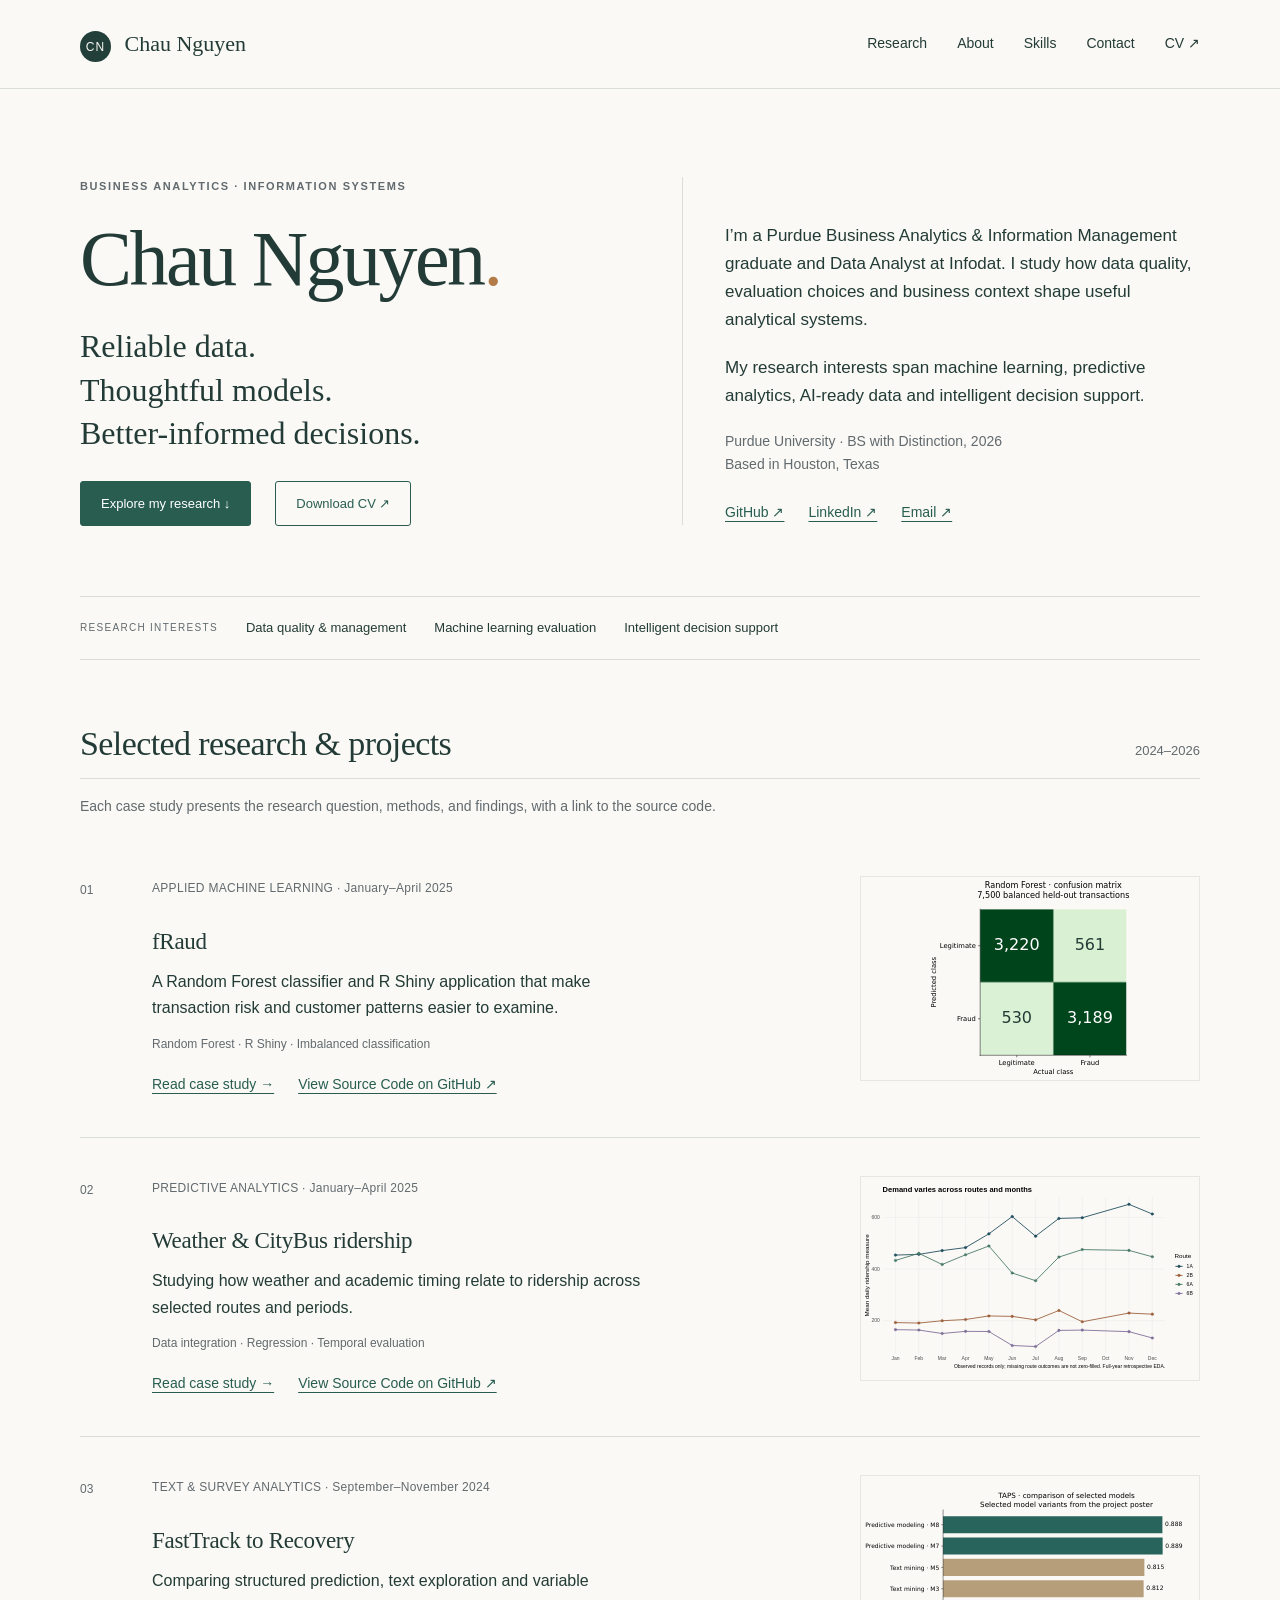
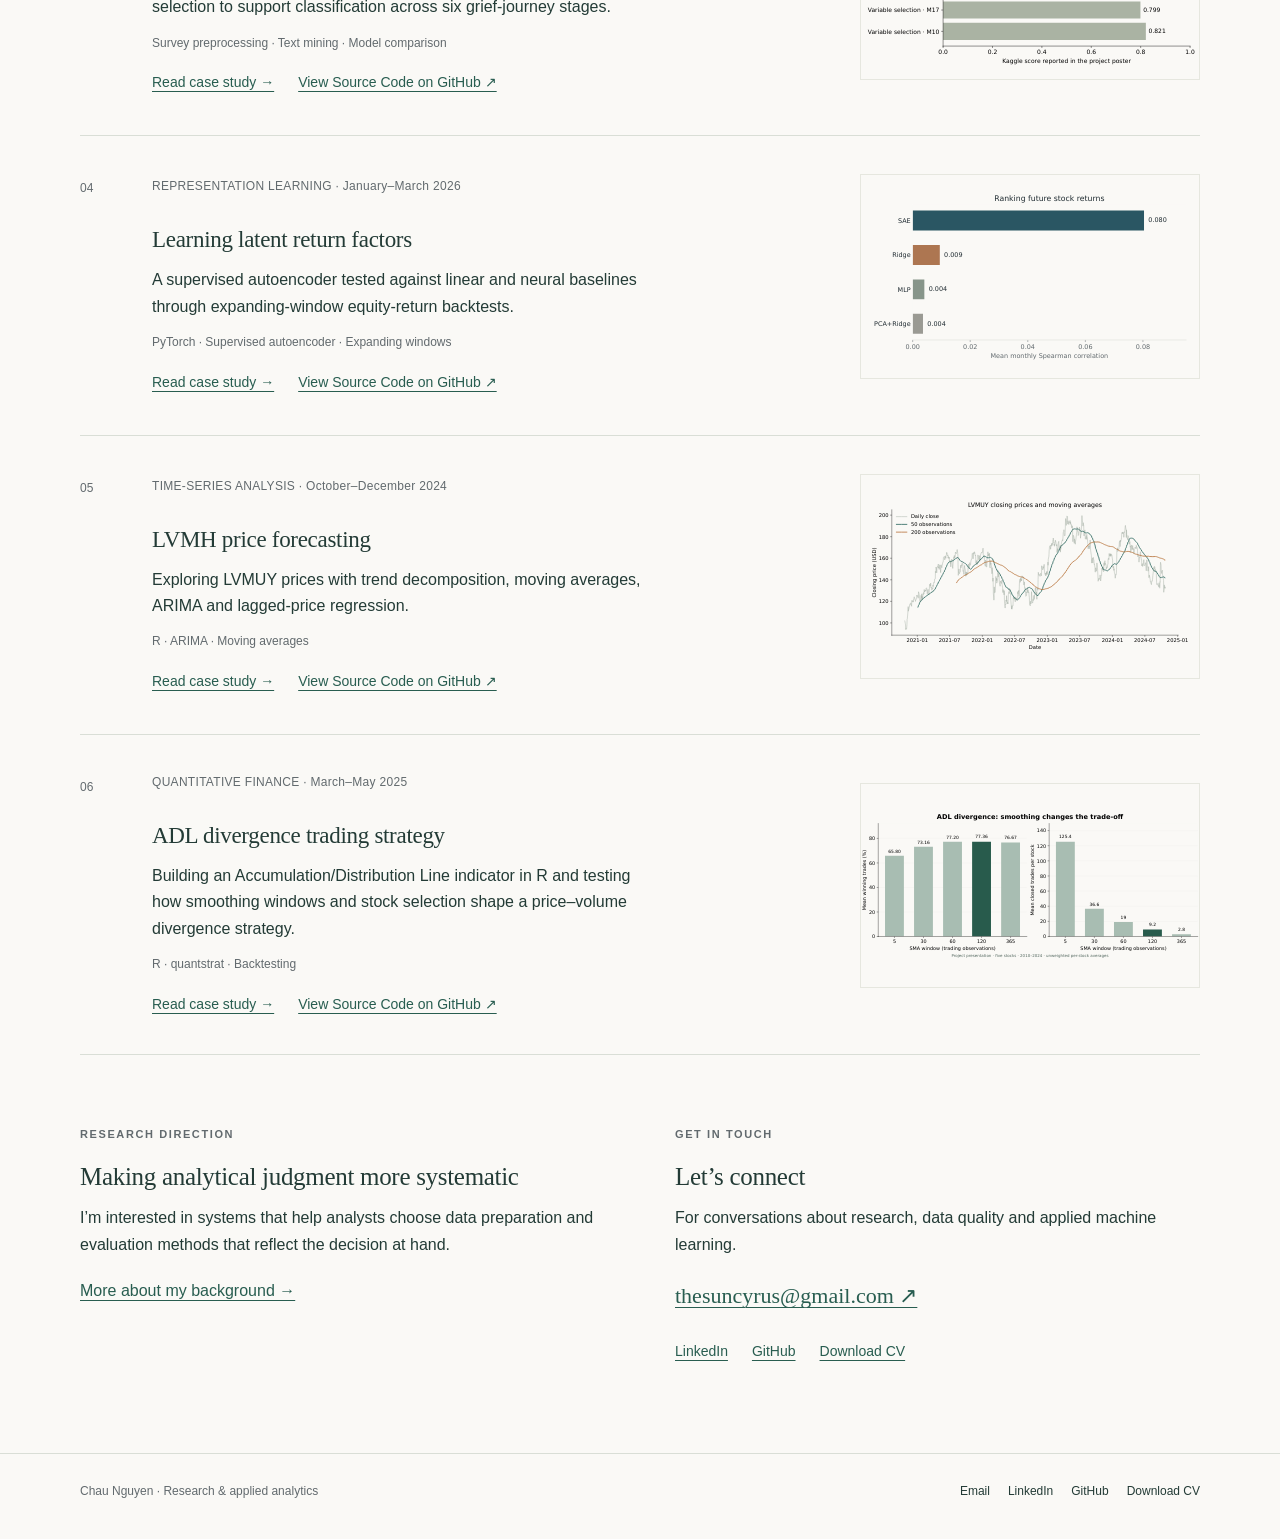
<file: index.html>
<!doctype html>
<html lang="en"><head><meta charset="utf-8"><meta name="viewport" content="width=device-width, initial-scale=1">
<meta name="description" content="Chau Nguyen — research in machine learning, data quality and intelligent decision support. Explore verified project methods, findings and source code.">
<meta name="theme-color" content="#233f39"><meta property="og:title" content="Research portfolio | Chau Nguyen"><meta property="og:description" content="Research in machine learning, data quality and decision support."><meta property="og:type" content="website">
<title>Research portfolio | Chau Nguyen</title><link rel="stylesheet" href="assets/style.css"><link rel="stylesheet" href="assets/case-studies.css"><link rel="icon" href="assets/favicon.svg" type="image/svg+xml"></head>
<body><a class="skip" href="#main">Skip to content</a><header><div class="shell"><a class="wordmark" href="index.html"><span class="monogram" aria-hidden="true">CN</span> Chau Nguyen</a><nav aria-label="Main navigation"><a href="index.html#projects">Research</a><a href="about.html">About</a><a href="about.html#skills">Skills</a><a href="index.html#contact">Contact</a><a href="documents/Chau_Nguyen_CV.pdf?v=ffeec3be">CV ↗</a></nav></div></header>
<main id="main" class="shell">
<section class="intro"><div><p class="eyebrow">Business analytics · Information systems</p><h1>Chau Nguyen<span class="accent">.</span></h1><p class="lead">Reliable data.<br>Thoughtful models.<br>Better-informed decisions.</p><div class="links"><a class="button-primary" href="#projects">Explore my research ↓</a><a class="button-secondary" href="documents/Chau_Nguyen_CV.pdf?v=ffeec3be" download>Download CV ↗</a></div></div>
<div class="bio"><p>I’m a Purdue Business Analytics &amp; Information Management graduate and Data Analyst at Infodat. I study how data quality, evaluation choices and business context shape useful analytical systems.</p><p>My research interests span machine learning, predictive analytics, AI-ready data and intelligent decision support.</p><p class="quiet">Purdue University · BS with Distinction, 2026<br>Based in Houston, Texas</p><div class="links"><a href="https://github.com/thesuncyrus">GitHub ↗</a><a href="https://www.linkedin.com/in/chaunguyen2811">LinkedIn ↗</a><a href="mailto:thesuncyrus@gmail.com">Email ↗</a></div></div></section>
<div class="research-strip"><span>Research interests</span><p>Data quality &amp; management</p><p>Machine learning evaluation</p><p>Intelligent decision support</p></div>
<div id="projects" class="section-heading"><h2>Selected research &amp; projects</h2><span class="small">2024–2026</span></div>
<p class="section-intro">Each case study presents the research question, methods, and findings, with a link to the source code.</p>
<article class="project"><span class="number">01</span><div><p class="meta">APPLIED MACHINE LEARNING · January–April 2025</p><h3><a href="fraud.html">fRaud</a></h3><p>A Random Forest classifier and R Shiny application that make transaction risk and customer patterns easier to examine.</p><p class="project-tags">Random Forest · R Shiny · Imbalanced classification</p><div class="project-actions"><a class="textlink" href="fraud.html">Read case study →</a><a class="textlink" href="https://github.com/thesuncyrus/fraud-detection-shiny">View Source Code on GitHub ↗</a></div></div><a class="project-figure" href="fraud.html" aria-label="Explore fRaud"><img src="assets/fraud-confusion.svg" alt="Reproduced confusion matrix: 3220 true negatives, 530 false positives, 561 false negatives, 3189 true positives." loading="lazy"><span></span></a></article><article class="project"><span class="number">02</span><div><p class="meta">PREDICTIVE ANALYTICS · January–April 2025</p><h3><a href="citybus.html">Weather &amp; CityBus ridership</a></h3><p>Studying how weather and academic timing relate to ridership across selected routes and periods.</p><p class="project-tags">Data integration · Regression · Temporal evaluation</p><div class="project-actions"><a class="textlink" href="citybus.html">Read case study →</a><a class="textlink" href="https://github.com/thesuncyrus/citybus-ridership-analysis">View Source Code on GitHub ↗</a></div></div><a class="project-figure" href="citybus.html" aria-label="Explore Weather &amp; CityBus ridership"><img src="assets/citybus-monthly.svg" alt="Monthly ridership patterns for four off-campus CityBus routes." loading="lazy"><span></span></a></article><article class="project"><span class="number">03</span><div><p class="meta">TEXT &amp; SURVEY ANALYTICS · September–November 2024</p><h3><a href="taps.html">FastTrack to Recovery</a></h3><p>Comparing structured prediction, text exploration and variable selection to support classification across six grief-journey stages.</p><p class="project-tags">Survey preprocessing · Text mining · Model comparison</p><div class="project-actions"><a class="textlink" href="taps.html">Read case study →</a><a class="textlink" href="https://github.com/thesuncyrus/taps-fasttrack-to-recovery">View Source Code on GitHub ↗</a></div></div><a class="project-figure" href="taps.html" aria-label="Explore FastTrack to Recovery"><img src="assets/taps-comparison.svg" alt="Kaggle scores for six selected models from the project poster." loading="lazy"><span></span></a></article><article class="project"><span class="number">04</span><div><p class="meta">REPRESENTATION LEARNING · January–March 2026</p><h3><a href="neural-network.html">Learning latent return factors</a></h3><p>A supervised autoencoder tested against linear and neural baselines through expanding-window equity-return backtests.</p><p class="project-tags">PyTorch · Supervised autoencoder · Expanding windows</p><div class="project-actions"><a class="textlink" href="neural-network.html">Read case study →</a><a class="textlink" href="https://github.com/thesuncyrus/neural-network-asset-pricing">View Source Code on GitHub ↗</a></div></div><a class="project-figure" href="neural-network.html" aria-label="Explore Learning latent return factors"><img src="assets/neural-network-ranking.svg" alt="mean monthly Rank IC: SAE .080381, Ridge .009429, MLP .004059, PCA plus Ridge .003583." loading="lazy"><span></span></a></article><article class="project"><span class="number">05</span><div><p class="meta">TIME-SERIES ANALYSIS · October–December 2024</p><h3><a href="lvmh.html">LVMH price forecasting</a></h3><p>Exploring LVMUY prices with trend decomposition, moving averages, ARIMA and lagged-price regression.</p><p class="project-tags">R · ARIMA · Moving averages</p><div class="project-actions"><a class="textlink" href="lvmh.html">Read case study →</a><a class="textlink" href="https://github.com/thesuncyrus/lvmh-stock-forecasting">View Source Code on GitHub ↗</a></div></div><a class="project-figure" href="lvmh.html" aria-label="Explore LVMH price forecasting"><img src="assets/lvmh-prices.svg" alt="Daily LVMUY closing prices with 50- and 200-observation moving averages." loading="lazy"><span></span></a></article><article class="project"><span class="number">06</span><div><p class="meta">QUANTITATIVE FINANCE · March–May 2025</p><h3><a href="adl.html">ADL divergence trading strategy</a></h3><p>Building an Accumulation/Distribution Line indicator in R and testing how smoothing windows and stock selection shape a price–volume divergence strategy.</p><p class="project-tags">R · quantstrat · Backtesting</p><div class="project-actions"><a class="textlink" href="adl.html">Read case study →</a><a class="textlink" href="https://github.com/thesuncyrus/adl-divergence-strategy">View Source Code on GitHub ↗</a></div></div><a class="project-figure" href="adl.html" aria-label="Explore ADL divergence trading strategy"><img src="assets/adl-window-comparison.svg" alt="Five moving-average windows compared by mean winning-trade percentage and mean trade count." loading="lazy"><span></span></a></article>
<section id="contact" class="further"><div><p class="eyebrow">Research direction</p><h3>Making analytical judgment more systematic</h3><p>I’m interested in systems that help analysts choose data preparation and evaluation methods that reflect the decision at hand.</p><a href="about.html">More about my background →</a></div><div><p class="eyebrow">Get in touch</p><h3>Let’s connect</h3><p>For conversations about research, data quality and applied machine learning.</p><a class="contact-email" href="mailto:thesuncyrus@gmail.com">thesuncyrus@gmail.com ↗</a><div class="links"><a href="https://www.linkedin.com/in/chaunguyen2811">LinkedIn</a><a href="https://github.com/thesuncyrus">GitHub</a><a href="documents/Chau_Nguyen_CV.pdf?v=ffeec3be" download>Download CV</a></div></div></section>
</main>
<footer><div class="shell"><span>Chau Nguyen · Research &amp; applied analytics</span><nav aria-label="Contact links"><a href="mailto:thesuncyrus@gmail.com">Email</a><a href="https://www.linkedin.com/in/chaunguyen2811">LinkedIn</a><a href="https://github.com/thesuncyrus">GitHub</a><a href="documents/Chau_Nguyen_CV.pdf?v=ffeec3be" download>Download CV</a></nav></div></footer></body></html>
</file>
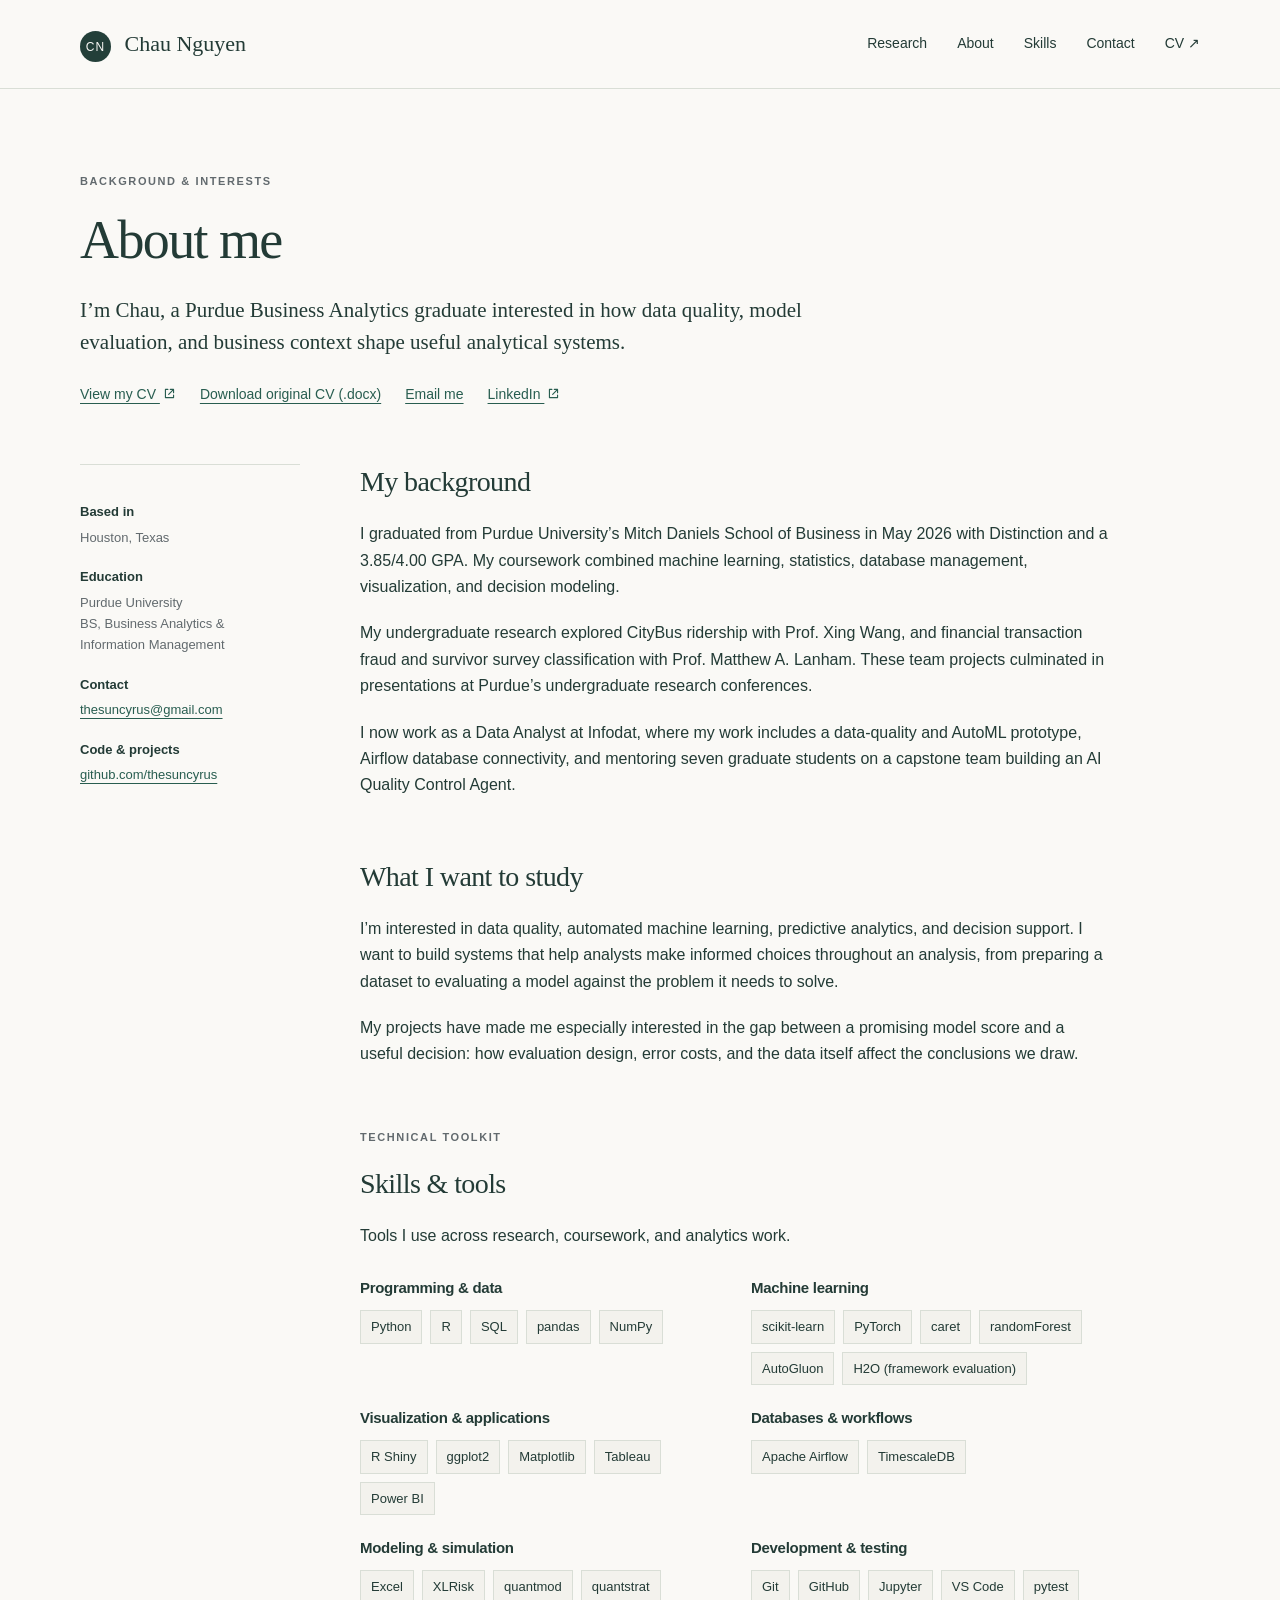
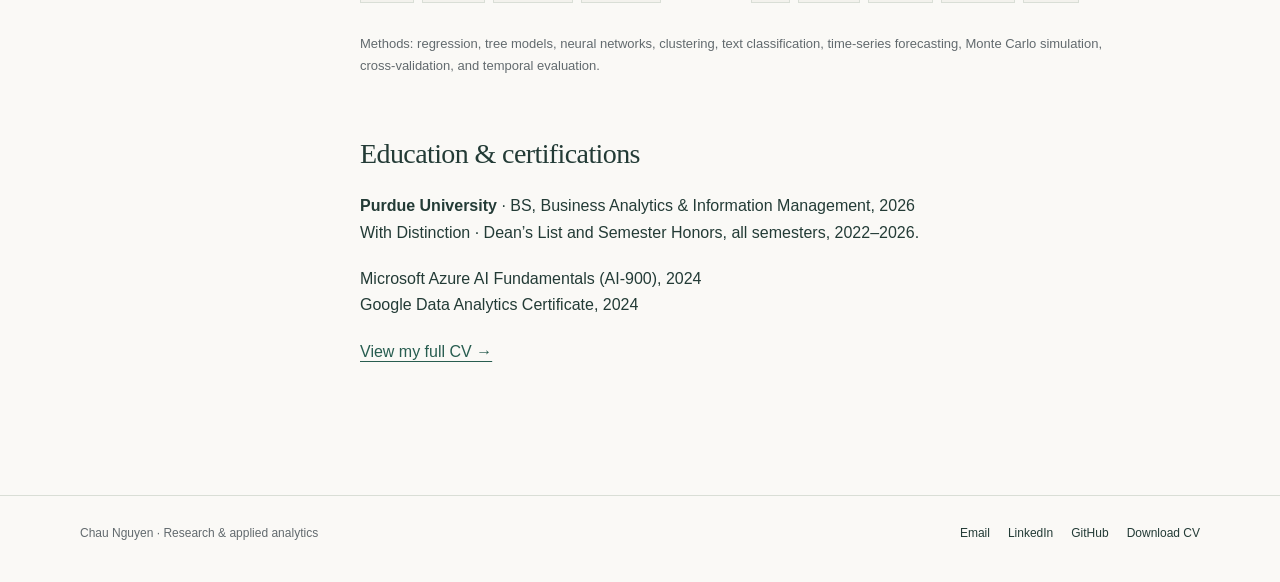
<file: about.html>
<!doctype html>
<html lang="en"><head><meta charset="utf-8"><meta name="viewport" content="width=device-width, initial-scale=1">
<meta name="description" content="Chau Nguyen — research in machine learning, data quality and intelligent decision support. Explore verified project methods, findings and source code.">
<meta name="theme-color" content="#233f39"><meta property="og:title" content="About | Chau Nguyen"><meta property="og:description" content="Research in machine learning, data quality and decision support."><meta property="og:type" content="website">
<title>About | Chau Nguyen</title><link rel="stylesheet" href="assets/style.css"><link rel="stylesheet" href="assets/case-studies.css"><link rel="icon" href="assets/favicon.svg" type="image/svg+xml"></head>
<body><a class="skip" href="#main">Skip to content</a><header><div class="shell"><a class="wordmark" href="index.html"><span class="monogram" aria-hidden="true">CN</span> Chau Nguyen</a><nav aria-label="Main navigation"><a href="index.html#projects">Research</a><a href="about.html">About</a><a href="about.html#skills">Skills</a><a href="index.html#contact">Contact</a><a href="documents/Chau_Nguyen_CV.pdf?v=ffeec3be">CV ↗</a></nav></div></header>
<main id="main" class="shell">
<div class="page-head"><p class="eyebrow">Background &amp; interests</p><h1>About me</h1><p class="deck">I’m Chau, a Purdue Business Analytics graduate interested in how data quality, model evaluation, and business context shape useful analytical systems.</p><div class="links"><a href="documents/Chau_Nguyen_CV.pdf?v=ffeec3be">View my CV <svg class="external-icon" viewBox="0 0 16 16" aria-hidden="true" focusable="false"><path d="M6 3H3v10h10v-3M9 3h4v4M7 9l6-6"/></svg></a><a href="documents/Chau_Nguyen_CV.docx?v=ffeec3be" download>Download original CV (.docx)</a><a href="mailto:thesuncyrus@gmail.com">Email me</a><a href="https://www.linkedin.com/in/chaunguyen2811">LinkedIn <svg class="external-icon" viewBox="0 0 16 16" aria-hidden="true" focusable="false"><path d="M6 3H3v10h10v-3M9 3h4v4M7 9l6-6"/></svg></a></div></div>
<div class="detail-grid"><aside><dl><dt>Based in</dt><dd>Houston, Texas</dd><dt>Education</dt><dd>Purdue University<br>BS, Business Analytics &amp; Information Management</dd><dt>Contact</dt><dd><a href="mailto:thesuncyrus@gmail.com">thesuncyrus@gmail.com</a></dd><dt>Code &amp; projects</dt><dd><a href="https://github.com/thesuncyrus">github.com/thesuncyrus</a></dd></dl></aside><article>
<section><h2>My background</h2><p>I graduated from Purdue University’s Mitch Daniels School of Business in May 2026 with Distinction and a 3.85/4.00 GPA. My coursework combined machine learning, statistics, database management, visualization, and decision modeling.</p><p>My undergraduate research explored CityBus ridership with Prof. Xing Wang, and financial transaction fraud and survivor survey classification with Prof. Matthew A. Lanham. These team projects culminated in presentations at Purdue’s undergraduate research conferences.</p><p>I now work as a Data Analyst at Infodat, where my work includes a data-quality and AutoML prototype, Airflow database connectivity, and mentoring seven graduate students on a capstone team building an AI Quality Control Agent.</p></section>
<section><h2>What I want to study</h2><p>I’m interested in data quality, automated machine learning, predictive analytics, and decision support. I want to build systems that help analysts make informed choices throughout an analysis, from preparing a dataset to evaluating a model against the problem it needs to solve.</p><p>My projects have made me especially interested in the gap between a promising model score and a useful decision: how evaluation design, error costs, and the data itself affect the conclusions we draw.</p></section>
<section id="skills"><p class="eyebrow">Technical toolkit</p><h2>Skills &amp; tools</h2><p>Tools I use across research, coursework, and analytics work.</p><div class="skills-grid">
<div><h3>Programming &amp; data</h3><ul class="skill-list"><li>Python</li><li>R</li><li>SQL</li><li>pandas</li><li>NumPy</li></ul></div>
<div><h3>Machine learning</h3><ul class="skill-list"><li>scikit-learn</li><li>PyTorch</li><li>caret</li><li>randomForest</li><li>AutoGluon</li><li>H2O (framework evaluation)</li></ul></div>
<div><h3>Visualization &amp; applications</h3><ul class="skill-list"><li>R Shiny</li><li>ggplot2</li><li>Matplotlib</li><li>Tableau</li><li>Power BI</li></ul></div>
<div><h3>Databases &amp; workflows</h3><ul class="skill-list"><li>Apache Airflow</li><li>TimescaleDB</li></ul></div>
<div><h3>Modeling &amp; simulation</h3><ul class="skill-list"><li>Excel</li><li>XLRisk</li><li>quantmod</li><li>quantstrat</li></ul></div>
<div><h3>Development &amp; testing</h3><ul class="skill-list"><li>Git</li><li>GitHub</li><li>Jupyter</li><li>VS Code</li><li>pytest</li></ul></div></div>
<p class="small">Methods: regression, tree models, neural networks, clustering, text classification, time-series forecasting, Monte Carlo simulation, cross-validation, and temporal evaluation.</p></section>
<section><h2>Education &amp; certifications</h2><p><strong>Purdue University</strong> · BS, Business Analytics &amp; Information Management, 2026<br>With Distinction · Dean’s List and Semester Honors, all semesters, 2022–2026.</p><p>Microsoft Azure AI Fundamentals (AI-900), 2024<br>Google Data Analytics Certificate, 2024</p><p><a href="documents/Chau_Nguyen_CV.pdf?v=ffeec3be">View my full CV →</a></p></section>
</article></div></main>
<footer><div class="shell"><span>Chau Nguyen · Research &amp; applied analytics</span><nav aria-label="Contact links"><a href="mailto:thesuncyrus@gmail.com">Email</a><a href="https://www.linkedin.com/in/chaunguyen2811">LinkedIn</a><a href="https://github.com/thesuncyrus">GitHub</a><a href="documents/Chau_Nguyen_CV.pdf?v=ffeec3be" download>Download CV</a></nav></div></footer></body></html>
</file>
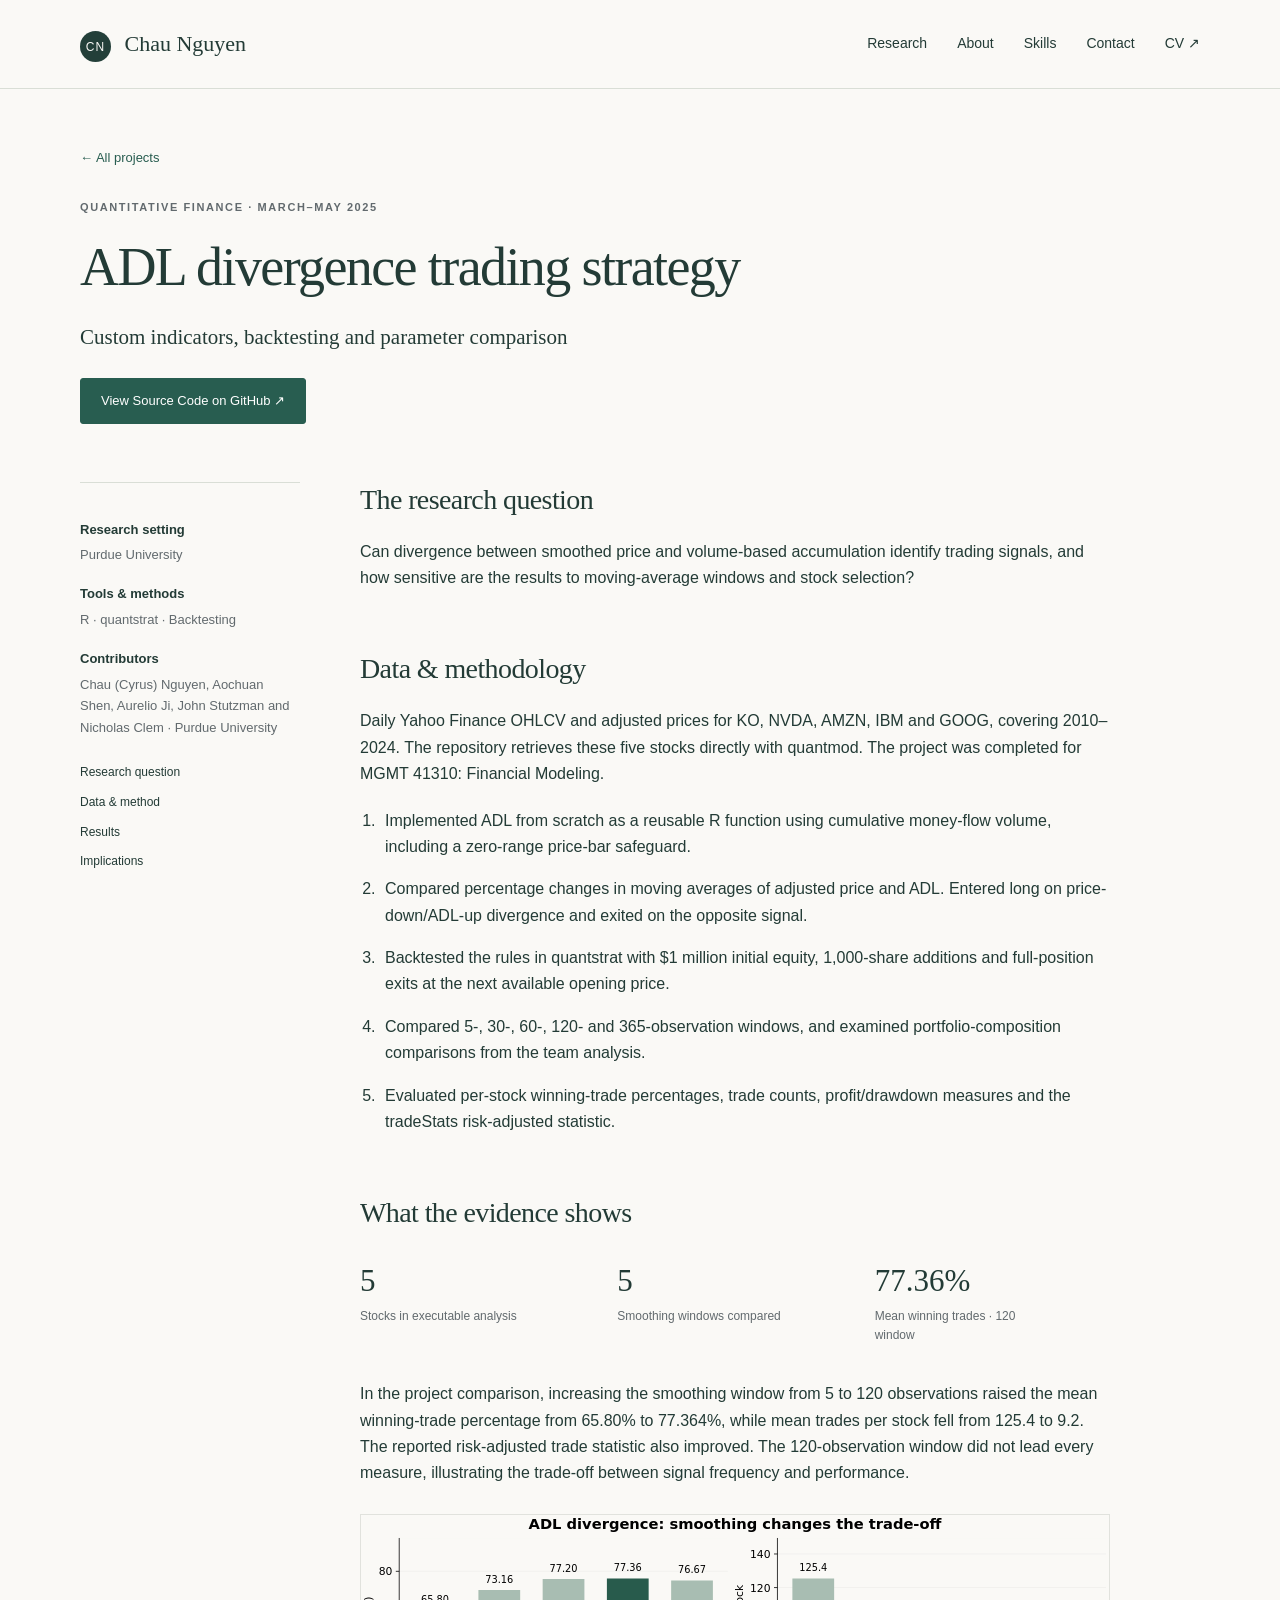
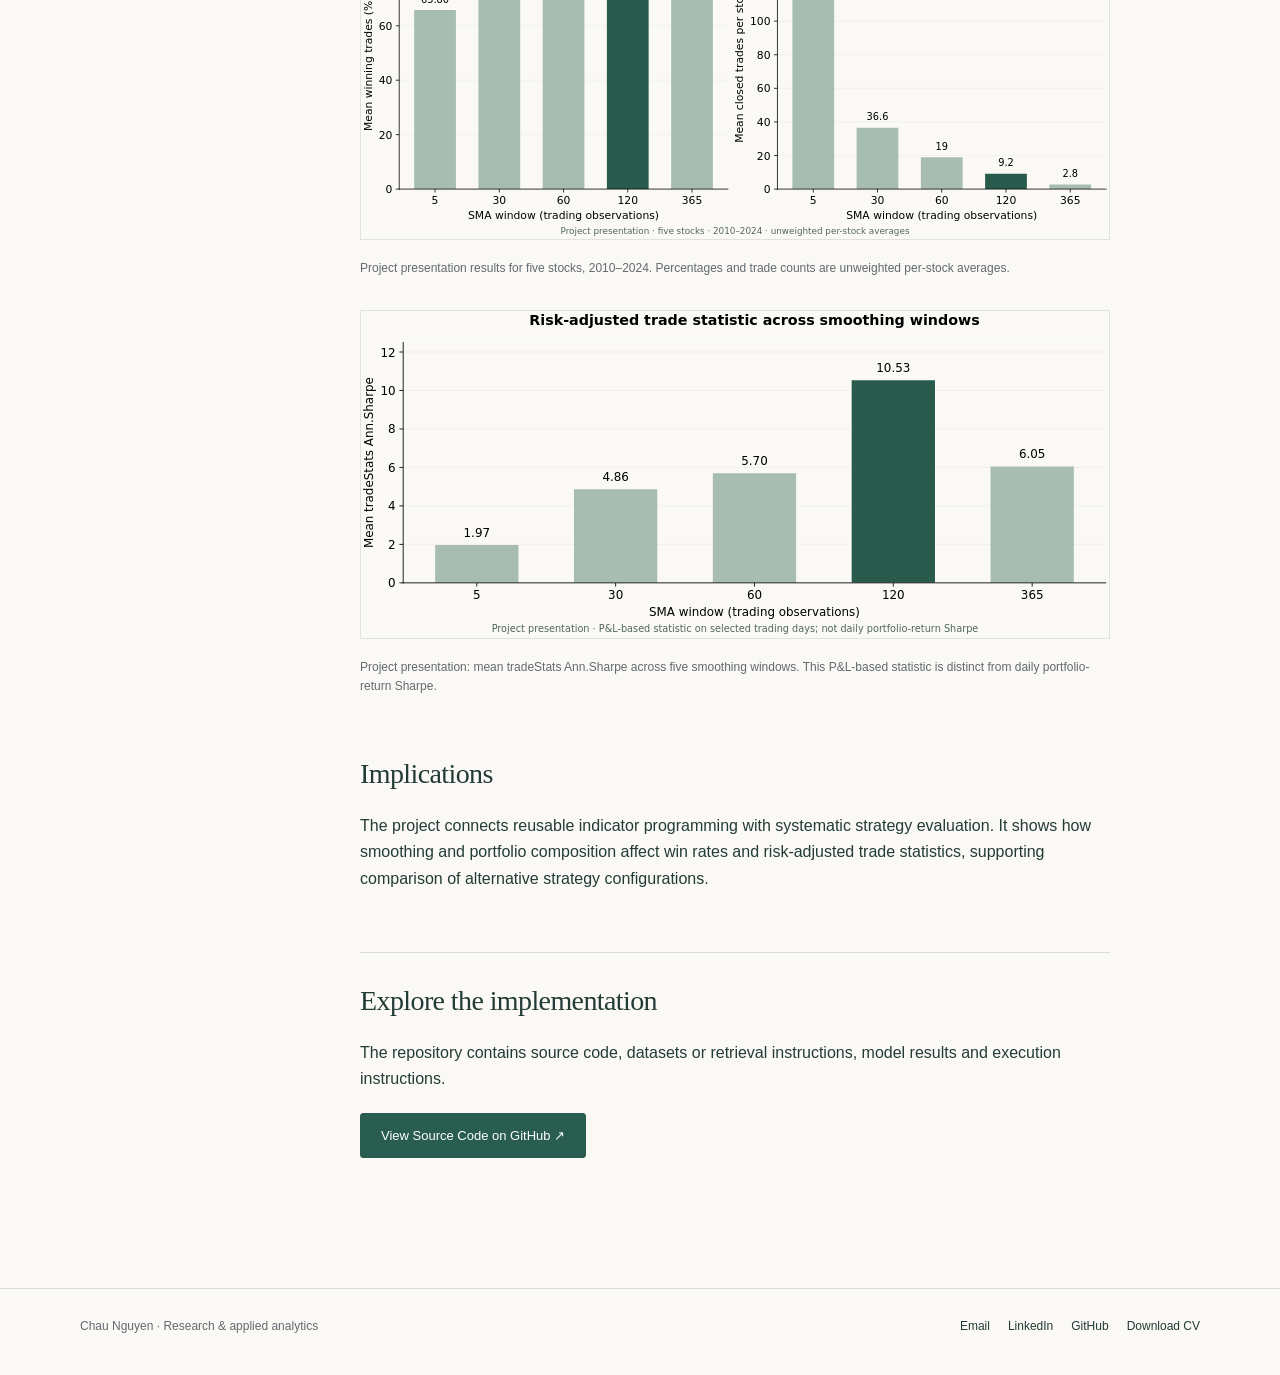
<file: adl.html>
<!doctype html>
<html lang="en"><head><meta charset="utf-8"><meta name="viewport" content="width=device-width, initial-scale=1">
<meta name="description" content="Building an Accumulation/Distribution Line indicator in R and testing how smoothing windows and stock selection shape a price–volume divergence strategy.">
<meta name="theme-color" content="#233f39"><meta property="og:title" content="ADL divergence trading strategy | Chau Nguyen"><meta property="og:description" content="Research in machine learning, data quality and decision support."><meta property="og:type" content="website">
<title>ADL divergence trading strategy | Chau Nguyen</title><link rel="stylesheet" href="assets/style.css"><link rel="stylesheet" href="assets/case-studies.css"><link rel="icon" href="assets/favicon.svg" type="image/svg+xml"></head>
<body><a class="skip" href="#main">Skip to content</a><header><div class="shell"><a class="wordmark" href="index.html"><span class="monogram" aria-hidden="true">CN</span> Chau Nguyen</a><nav aria-label="Main navigation"><a href="index.html#projects">Research</a><a href="about.html">About</a><a href="about.html#skills">Skills</a><a href="index.html#contact">Contact</a><a href="documents/Chau_Nguyen_CV.pdf?v=ffeec3be">CV ↗</a></nav></div></header>
<main id="main" class="shell">
<div class="page-head"><a class="back" href="index.html#projects">← All projects</a><p class="eyebrow" style="margin-top:28px">Quantitative finance · March–May 2025</p><h1>ADL divergence trading strategy</h1><p class="deck">Custom indicators, backtesting and parameter comparison</p><div class="links"><a class="button-primary" href="https://github.com/thesuncyrus/adl-divergence-strategy">View Source Code on GitHub ↗</a></div></div>
<div class="detail-grid"><aside><dl><dt>Research setting</dt><dd>Purdue University</dd><dt>Tools &amp; methods</dt><dd>R · quantstrat · Backtesting</dd><dt>Contributors</dt><dd>Chau (Cyrus) Nguyen, Aochuan Shen, Aurelio Ji, John Stutzman and Nicholas Clem · Purdue University</dd></dl><nav class="case-nav" aria-label="Case study sections"><a href="#question">Research question</a><a href="#method">Data &amp; method</a><a href="#results">Results</a><a href="#implications">Implications</a></nav></aside><article>
<section id="question"><h2>The research question</h2><p>Can divergence between smoothed price and volume-based accumulation identify trading signals, and how sensitive are the results to moving-average windows and stock selection?</p></section>
<section id="method"><h2>Data &amp; methodology</h2><p>Daily Yahoo Finance OHLCV and adjusted prices for KO, NVDA, AMZN, IBM and GOOG, covering 2010–2024. The repository retrieves these five stocks directly with quantmod. The project was completed for MGMT 41310: Financial Modeling.</p><ol class="method-list"><li>Implemented ADL from scratch as a reusable R function using cumulative money-flow volume, including a zero-range price-bar safeguard.</li><li>Compared percentage changes in moving averages of adjusted price and ADL. Entered long on price-down/ADL-up divergence and exited on the opposite signal.</li><li>Backtested the rules in quantstrat with $1 million initial equity, 1,000-share additions and full-position exits at the next available opening price.</li><li>Compared 5-, 30-, 60-, 120- and 365-observation windows, and examined portfolio-composition comparisons from the team analysis.</li><li>Evaluated per-stock winning-trade percentages, trade counts, profit/drawdown measures and the tradeStats risk-adjusted statistic.</li></ol></section>
<section id="results"><h2>What the evidence shows</h2><div class="statline"><div><strong>5</strong><span>Stocks in executable analysis</span></div><div><strong>5</strong><span>Smoothing windows compared</span></div><div><strong>77.36%</strong><span>Mean winning trades · 120 window</span></div></div><p>In the project comparison, increasing the smoothing window from 5 to 120 observations raised the mean winning-trade percentage from 65.80% to 77.364%, while mean trades per stock fell from 125.4 to 9.2. The reported risk-adjusted trade statistic also improved. The 120-observation window did not lead every measure, illustrating the trade-off between signal frequency and performance.</p><figure><a href="assets/adl-window-comparison.svg" aria-label="Open ADL divergence trading strategy figure at full size"><img src="assets/adl-window-comparison.svg" alt="Five moving-average windows compared by mean winning-trade percentage and mean trade count." loading="lazy"></a><figcaption>Project presentation results for five stocks, 2010–2024. Percentages and trade counts are unweighted per-stock averages.</figcaption></figure><figure><img src="assets/adl-trade-statistic-comparison.svg" alt="Project presentation: mean tradeStats Ann.Sharpe across five smoothing windows. This P&amp;L-based statistic is distinct from daily portfolio-return Sharpe." loading="lazy"><figcaption>Project presentation: mean tradeStats Ann.Sharpe across five smoothing windows. This P&amp;L-based statistic is distinct from daily portfolio-return Sharpe.</figcaption></figure></section>
<section id="implications"><h2>Implications</h2><p>The project connects reusable indicator programming with systematic strategy evaluation. It shows how smoothing and portfolio composition affect win rates and risk-adjusted trade statistics, supporting comparison of alternative strategy configurations.</p></section>
<section class="source-cta"><h2>Explore the implementation</h2><p>The repository contains source code, datasets or retrieval instructions, model results and execution instructions.</p><a class="button-primary" href="https://github.com/thesuncyrus/adl-divergence-strategy">View Source Code on GitHub ↗</a></section></article></div>
</main>
<footer><div class="shell"><span>Chau Nguyen · Research &amp; applied analytics</span><nav aria-label="Contact links"><a href="mailto:thesuncyrus@gmail.com">Email</a><a href="https://www.linkedin.com/in/chaunguyen2811">LinkedIn</a><a href="https://github.com/thesuncyrus">GitHub</a><a href="documents/Chau_Nguyen_CV.pdf?v=ffeec3be" download>Download CV</a></nav></div></footer></body></html>
</file>
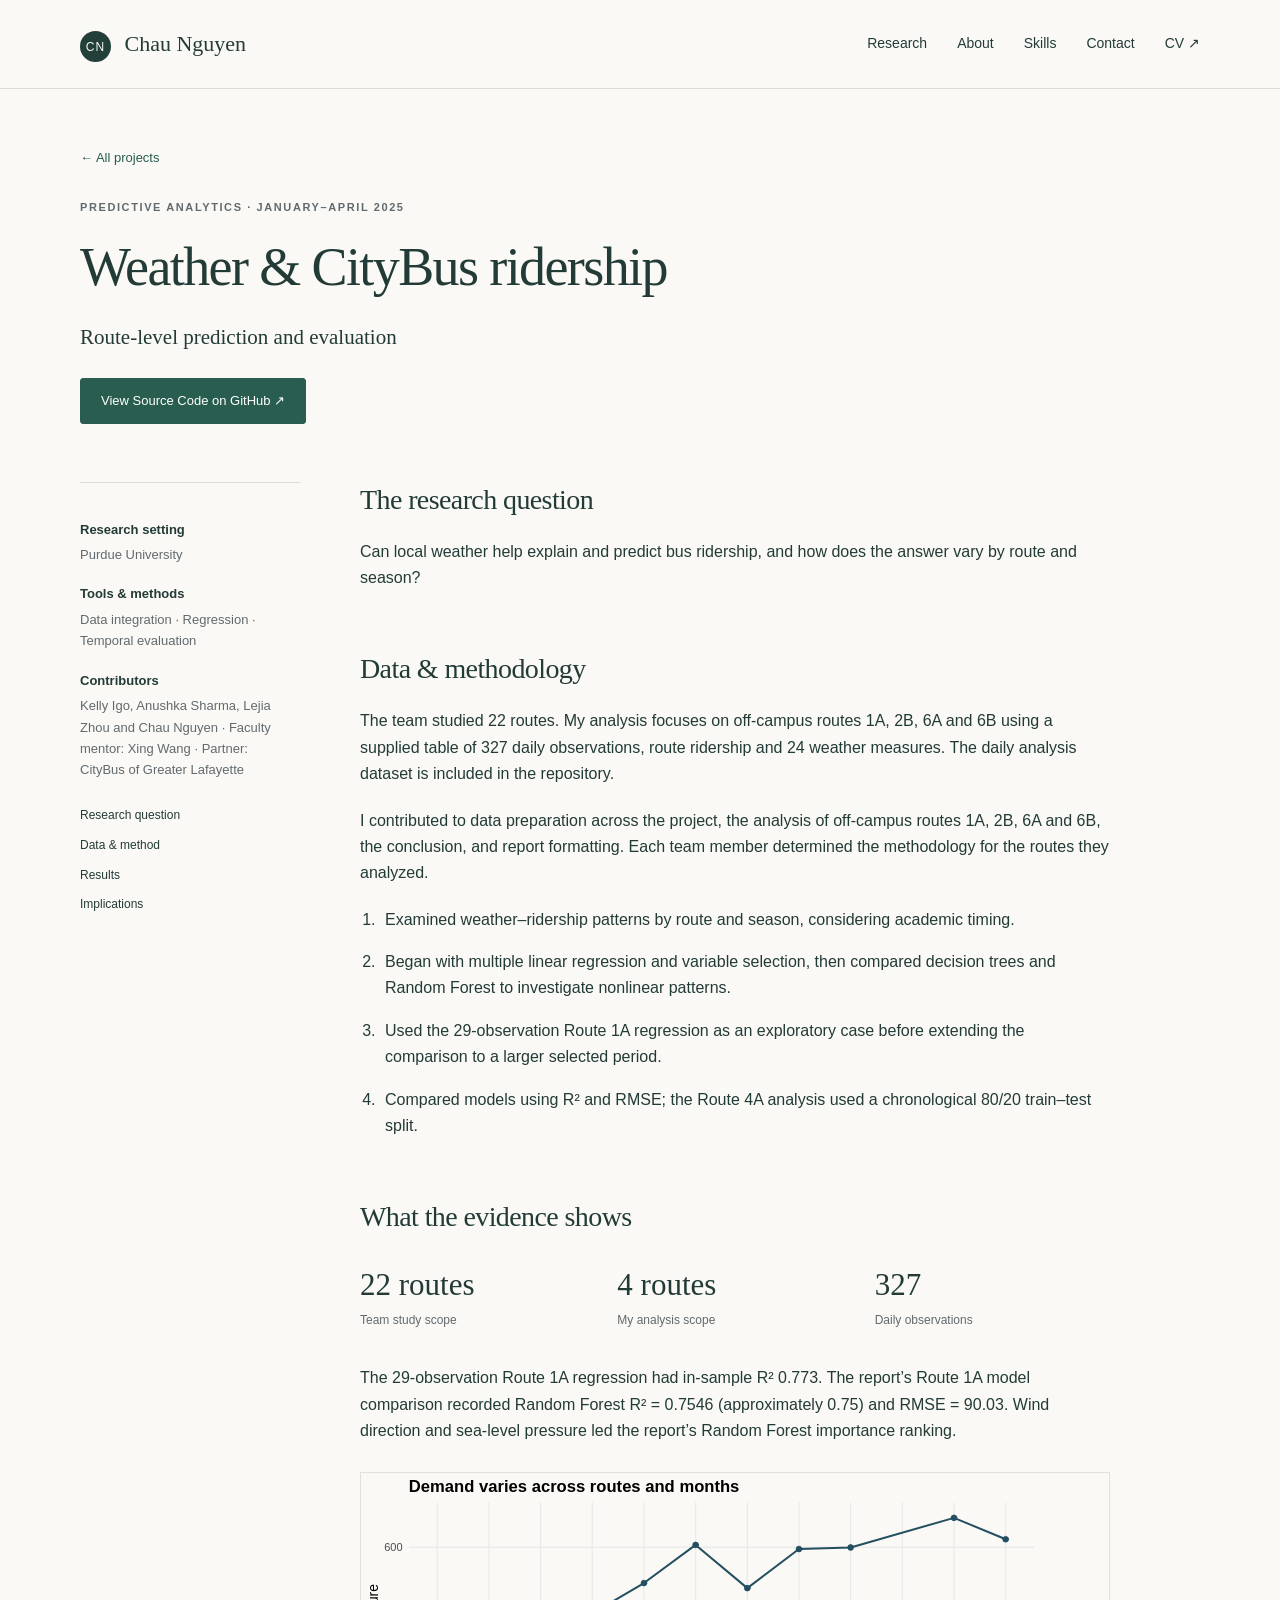
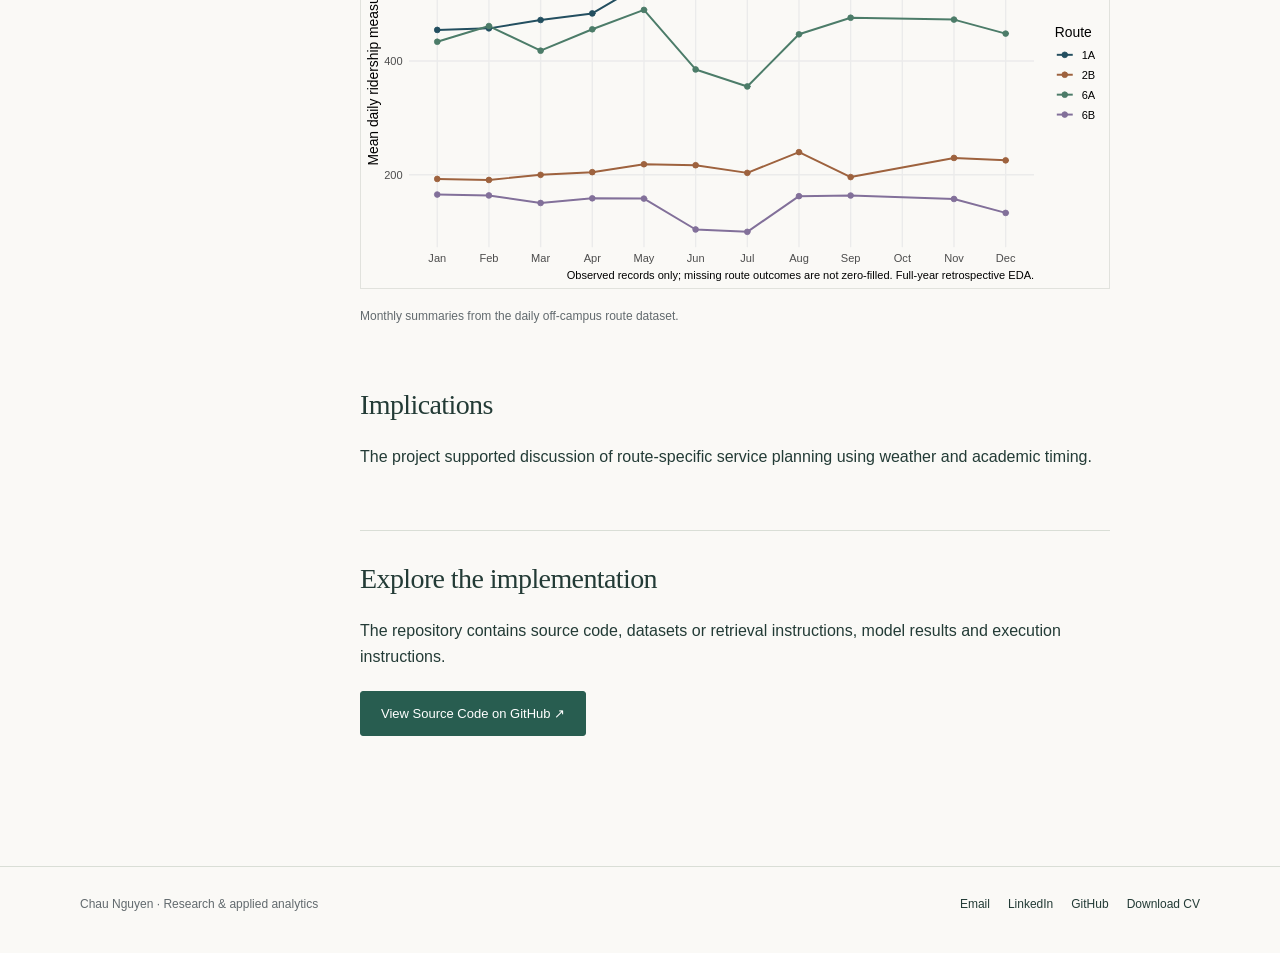
<file: citybus.html>
<!doctype html>
<html lang="en"><head><meta charset="utf-8"><meta name="viewport" content="width=device-width, initial-scale=1">
<meta name="description" content="Studying how weather and academic timing relate to ridership across selected routes and periods.">
<meta name="theme-color" content="#233f39"><meta property="og:title" content="Weather &amp; CityBus ridership | Chau Nguyen"><meta property="og:description" content="Research in machine learning, data quality and decision support."><meta property="og:type" content="website">
<title>Weather &amp; CityBus ridership | Chau Nguyen</title><link rel="stylesheet" href="assets/style.css"><link rel="stylesheet" href="assets/case-studies.css"><link rel="icon" href="assets/favicon.svg" type="image/svg+xml"></head>
<body><a class="skip" href="#main">Skip to content</a><header><div class="shell"><a class="wordmark" href="index.html"><span class="monogram" aria-hidden="true">CN</span> Chau Nguyen</a><nav aria-label="Main navigation"><a href="index.html#projects">Research</a><a href="about.html">About</a><a href="about.html#skills">Skills</a><a href="index.html#contact">Contact</a><a href="documents/Chau_Nguyen_CV.pdf?v=ffeec3be">CV ↗</a></nav></div></header>
<main id="main" class="shell">
<div class="page-head"><a class="back" href="index.html#projects">← All projects</a><p class="eyebrow" style="margin-top:28px">Predictive analytics · January–April 2025</p><h1>Weather &amp; CityBus ridership</h1><p class="deck">Route-level prediction and evaluation</p><div class="links"><a class="button-primary" href="https://github.com/thesuncyrus/citybus-ridership-analysis">View Source Code on GitHub ↗</a></div></div>
<div class="detail-grid"><aside><dl><dt>Research setting</dt><dd>Purdue University</dd><dt>Tools &amp; methods</dt><dd>Data integration · Regression · Temporal evaluation</dd><dt>Contributors</dt><dd>Kelly Igo, Anushka Sharma, Lejia Zhou and Chau Nguyen · Faculty mentor: Xing Wang · Partner: CityBus of Greater Lafayette</dd></dl><nav class="case-nav" aria-label="Case study sections"><a href="#question">Research question</a><a href="#method">Data &amp; method</a><a href="#results">Results</a><a href="#implications">Implications</a></nav></aside><article>
<section id="question"><h2>The research question</h2><p>Can local weather help explain and predict bus ridership, and how does the answer vary by route and season?</p></section>
<section id="method"><h2>Data &amp; methodology</h2><p>The team studied 22 routes. My analysis focuses on off-campus routes 1A, 2B, 6A and 6B using a supplied table of 327 daily observations, route ridership and 24 weather measures. The daily analysis dataset is included in the repository.</p><p>I contributed to data preparation across the project, the analysis of off-campus routes 1A, 2B, 6A and 6B, the conclusion, and report formatting. Each team member determined the methodology for the routes they analyzed.</p><ol class="method-list"><li>Examined weather–ridership patterns by route and season, considering academic timing.</li><li>Began with multiple linear regression and variable selection, then compared decision trees and Random Forest to investigate nonlinear patterns.</li><li>Used the 29-observation Route 1A regression as an exploratory case before extending the comparison to a larger selected period.</li><li>Compared models using R² and RMSE; the Route 4A analysis used a chronological 80/20 train–test split.</li></ol></section>
<section id="results"><h2>What the evidence shows</h2><div class="statline"><div><strong>22 routes</strong><span>Team study scope</span></div><div><strong>4 routes</strong><span>My analysis scope</span></div><div><strong>327</strong><span>Daily observations</span></div></div><p>The 29-observation Route 1A regression had in-sample R² 0.773. The report’s Route 1A model comparison recorded Random Forest R² = 0.7546 (approximately 0.75) and RMSE = 90.03. Wind direction and sea-level pressure led the report’s Random Forest importance ranking.</p><figure><a href="assets/citybus-monthly.svg" aria-label="Open Weather &amp; CityBus ridership figure at full size"><img src="assets/citybus-monthly.svg" alt="Monthly ridership patterns for four off-campus CityBus routes." loading="lazy"></a><figcaption>Monthly summaries from the daily off-campus route dataset.</figcaption></figure></section>
<section id="implications"><h2>Implications</h2><p>The project supported discussion of route-specific service planning using weather and academic timing.</p></section>
<section class="source-cta"><h2>Explore the implementation</h2><p>The repository contains source code, datasets or retrieval instructions, model results and execution instructions.</p><a class="button-primary" href="https://github.com/thesuncyrus/citybus-ridership-analysis">View Source Code on GitHub ↗</a></section></article></div>
</main>
<footer><div class="shell"><span>Chau Nguyen · Research &amp; applied analytics</span><nav aria-label="Contact links"><a href="mailto:thesuncyrus@gmail.com">Email</a><a href="https://www.linkedin.com/in/chaunguyen2811">LinkedIn</a><a href="https://github.com/thesuncyrus">GitHub</a><a href="documents/Chau_Nguyen_CV.pdf?v=ffeec3be" download>Download CV</a></nav></div></footer></body></html>
</file>
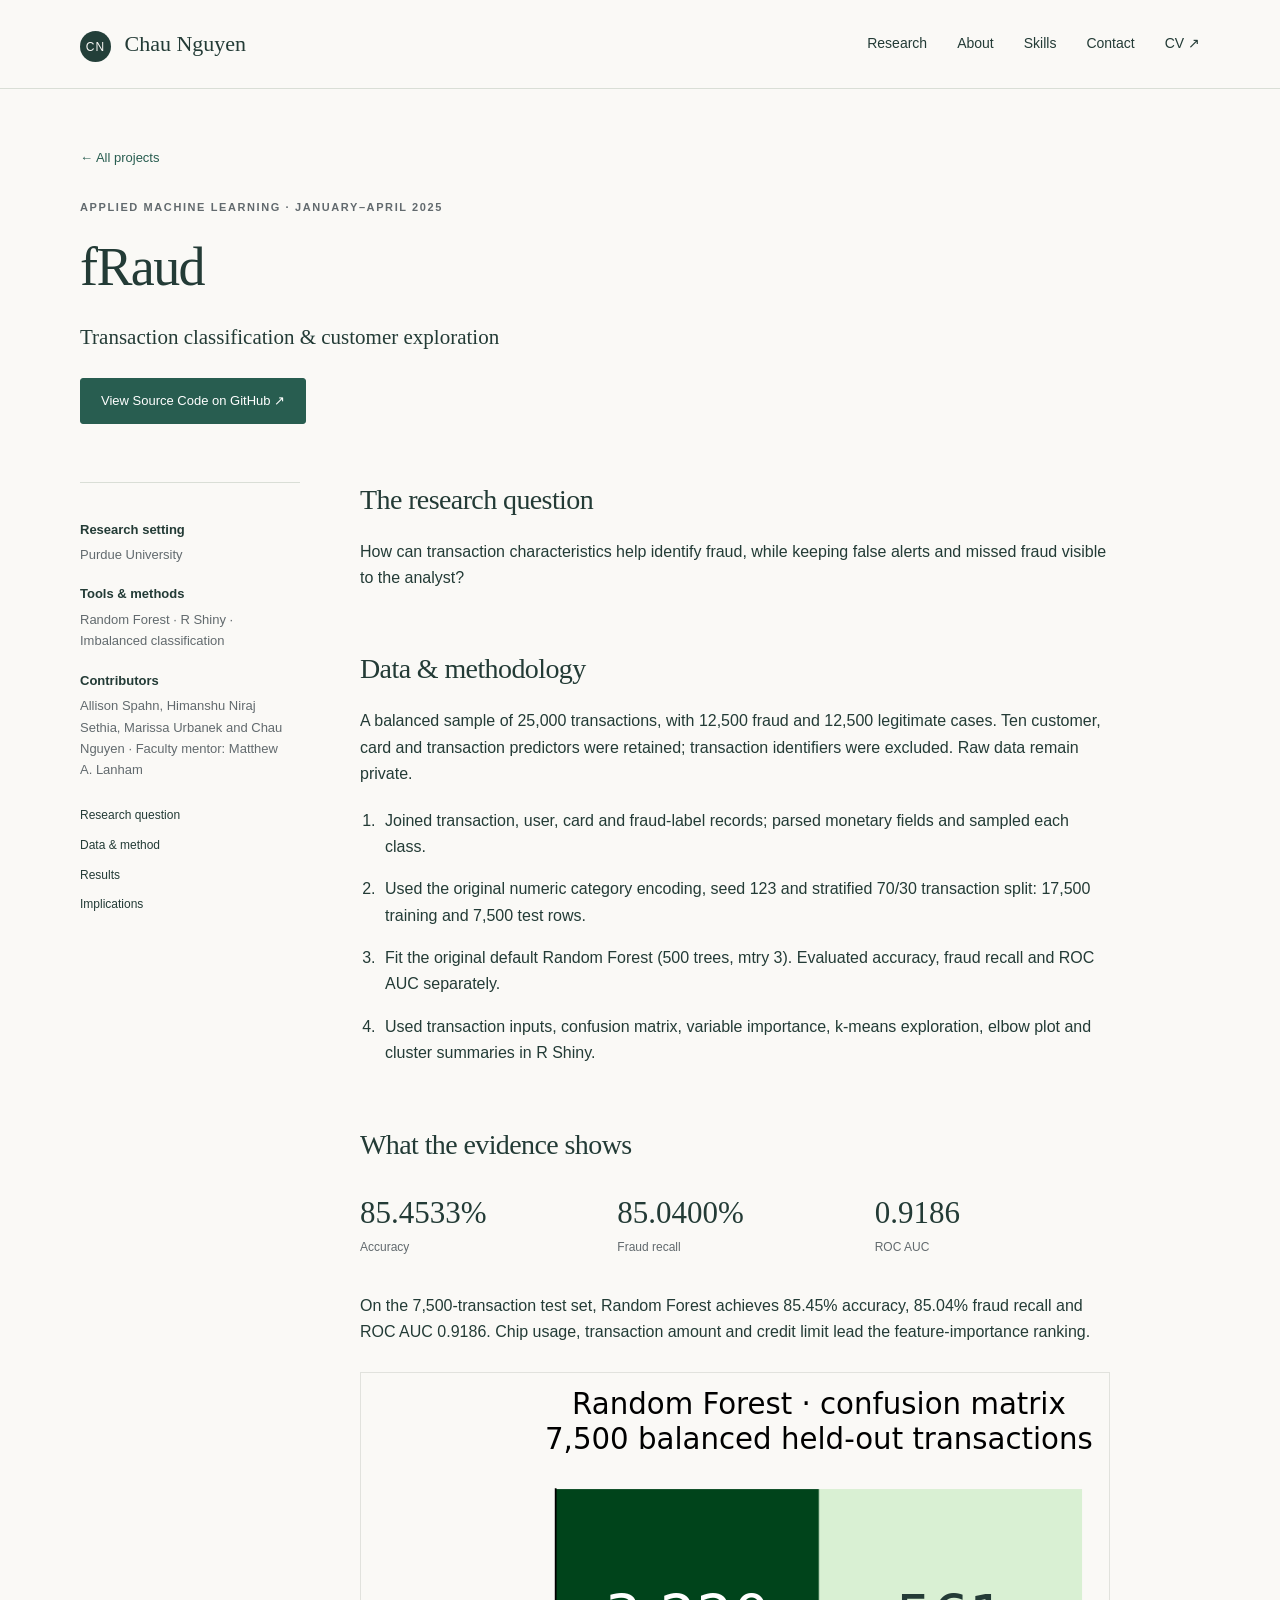
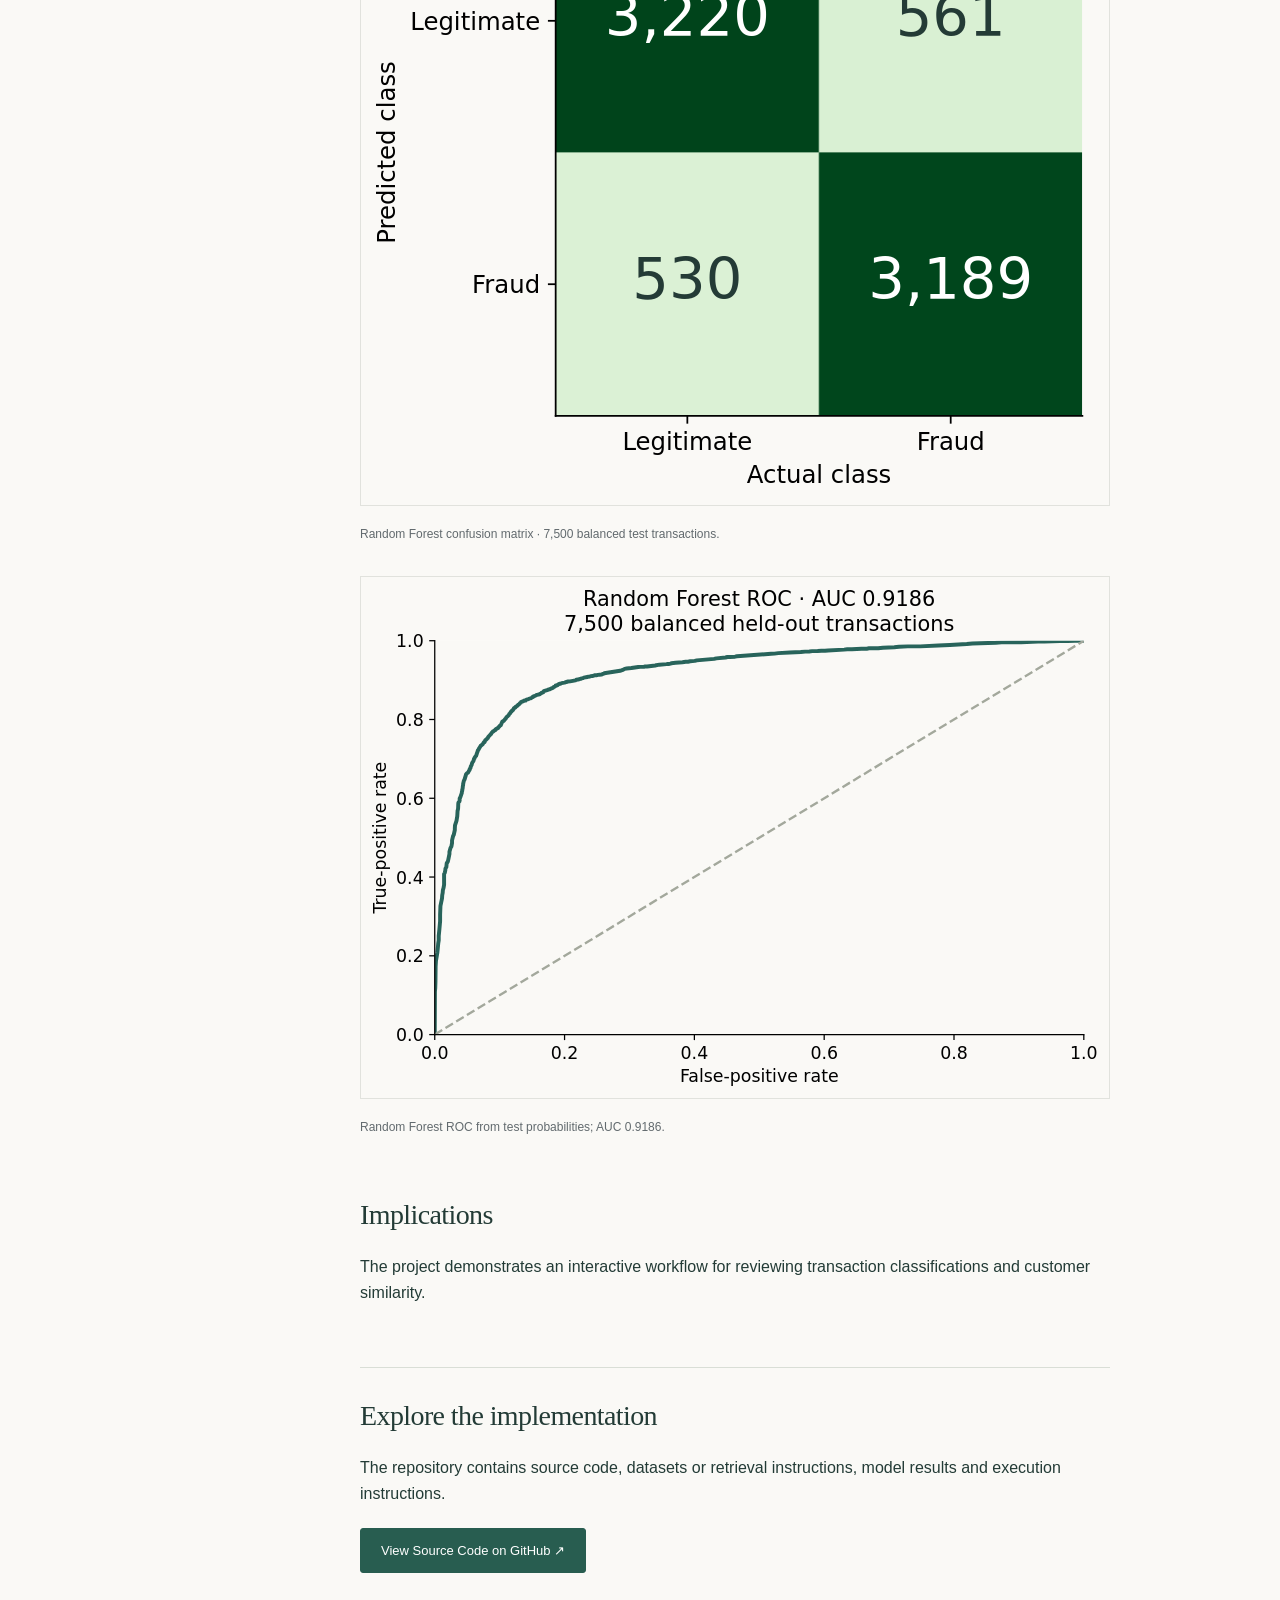
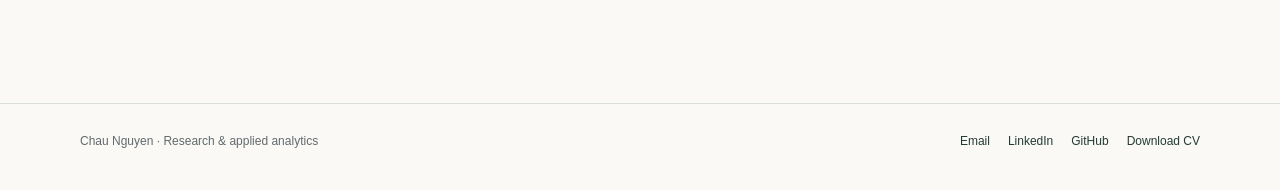
<file: fraud.html>
<!doctype html>
<html lang="en"><head><meta charset="utf-8"><meta name="viewport" content="width=device-width, initial-scale=1">
<meta name="description" content="A Random Forest classifier and R Shiny application that make transaction risk and customer patterns easier to examine.">
<meta name="theme-color" content="#233f39"><meta property="og:title" content="fRaud | Chau Nguyen"><meta property="og:description" content="Research in machine learning, data quality and decision support."><meta property="og:type" content="website">
<title>fRaud | Chau Nguyen</title><link rel="stylesheet" href="assets/style.css"><link rel="stylesheet" href="assets/case-studies.css"><link rel="icon" href="assets/favicon.svg" type="image/svg+xml"></head>
<body><a class="skip" href="#main">Skip to content</a><header><div class="shell"><a class="wordmark" href="index.html"><span class="monogram" aria-hidden="true">CN</span> Chau Nguyen</a><nav aria-label="Main navigation"><a href="index.html#projects">Research</a><a href="about.html">About</a><a href="about.html#skills">Skills</a><a href="index.html#contact">Contact</a><a href="documents/Chau_Nguyen_CV.pdf?v=ffeec3be">CV ↗</a></nav></div></header>
<main id="main" class="shell">
<div class="page-head"><a class="back" href="index.html#projects">← All projects</a><p class="eyebrow" style="margin-top:28px">Applied machine learning · January–April 2025</p><h1>fRaud</h1><p class="deck">Transaction classification &amp; customer exploration</p><div class="links"><a class="button-primary" href="https://github.com/thesuncyrus/fraud-detection-shiny">View Source Code on GitHub ↗</a></div></div>
<div class="detail-grid"><aside><dl><dt>Research setting</dt><dd>Purdue University</dd><dt>Tools &amp; methods</dt><dd>Random Forest · R Shiny · Imbalanced classification</dd><dt>Contributors</dt><dd>Allison Spahn, Himanshu Niraj Sethia, Marissa Urbanek and Chau Nguyen · Faculty mentor: Matthew A. Lanham</dd></dl><nav class="case-nav" aria-label="Case study sections"><a href="#question">Research question</a><a href="#method">Data &amp; method</a><a href="#results">Results</a><a href="#implications">Implications</a></nav></aside><article>
<section id="question"><h2>The research question</h2><p>How can transaction characteristics help identify fraud, while keeping false alerts and missed fraud visible to the analyst?</p></section>
<section id="method"><h2>Data &amp; methodology</h2><p>A balanced sample of 25,000 transactions, with 12,500 fraud and 12,500 legitimate cases. Ten customer, card and transaction predictors were retained; transaction identifiers were excluded. Raw data remain private.</p><ol class="method-list"><li>Joined transaction, user, card and fraud-label records; parsed monetary fields and sampled each class.</li><li>Used the original numeric category encoding, seed 123 and stratified 70/30 transaction split: 17,500 training and 7,500 test rows.</li><li>Fit the original default Random Forest (500 trees, mtry 3). Evaluated accuracy, fraud recall and ROC AUC separately.</li><li>Used transaction inputs, confusion matrix, variable importance, k-means exploration, elbow plot and cluster summaries in R Shiny.</li></ol></section>
<section id="results"><h2>What the evidence shows</h2><div class="statline"><div><strong>85.4533%</strong><span>Accuracy</span></div><div><strong>85.0400%</strong><span>Fraud recall</span></div><div><strong>0.9186</strong><span>ROC AUC</span></div></div><p>On the 7,500-transaction test set, Random Forest achieves 85.45% accuracy, 85.04% fraud recall and ROC AUC 0.9186. Chip usage, transaction amount and credit limit lead the feature-importance ranking.</p><figure><a href="assets/fraud-confusion.svg" aria-label="Open fRaud figure at full size"><img src="assets/fraud-confusion.svg" alt="Reproduced confusion matrix: 3220 true negatives, 530 false positives, 561 false negatives, 3189 true positives." loading="lazy"></a><figcaption>Random Forest confusion matrix · 7,500 balanced test transactions.</figcaption></figure><figure><img src="assets/fraud-roc.svg" alt="Random Forest ROC from test probabilities; AUC 0.9186." loading="lazy"><figcaption>Random Forest ROC from test probabilities; AUC 0.9186.</figcaption></figure></section>
<section id="implications"><h2>Implications</h2><p>The project demonstrates an interactive workflow for reviewing transaction classifications and customer similarity.</p></section>
<section class="source-cta"><h2>Explore the implementation</h2><p>The repository contains source code, datasets or retrieval instructions, model results and execution instructions.</p><a class="button-primary" href="https://github.com/thesuncyrus/fraud-detection-shiny">View Source Code on GitHub ↗</a></section></article></div>
</main>
<footer><div class="shell"><span>Chau Nguyen · Research &amp; applied analytics</span><nav aria-label="Contact links"><a href="mailto:thesuncyrus@gmail.com">Email</a><a href="https://www.linkedin.com/in/chaunguyen2811">LinkedIn</a><a href="https://github.com/thesuncyrus">GitHub</a><a href="documents/Chau_Nguyen_CV.pdf?v=ffeec3be" download>Download CV</a></nav></div></footer></body></html>
</file>
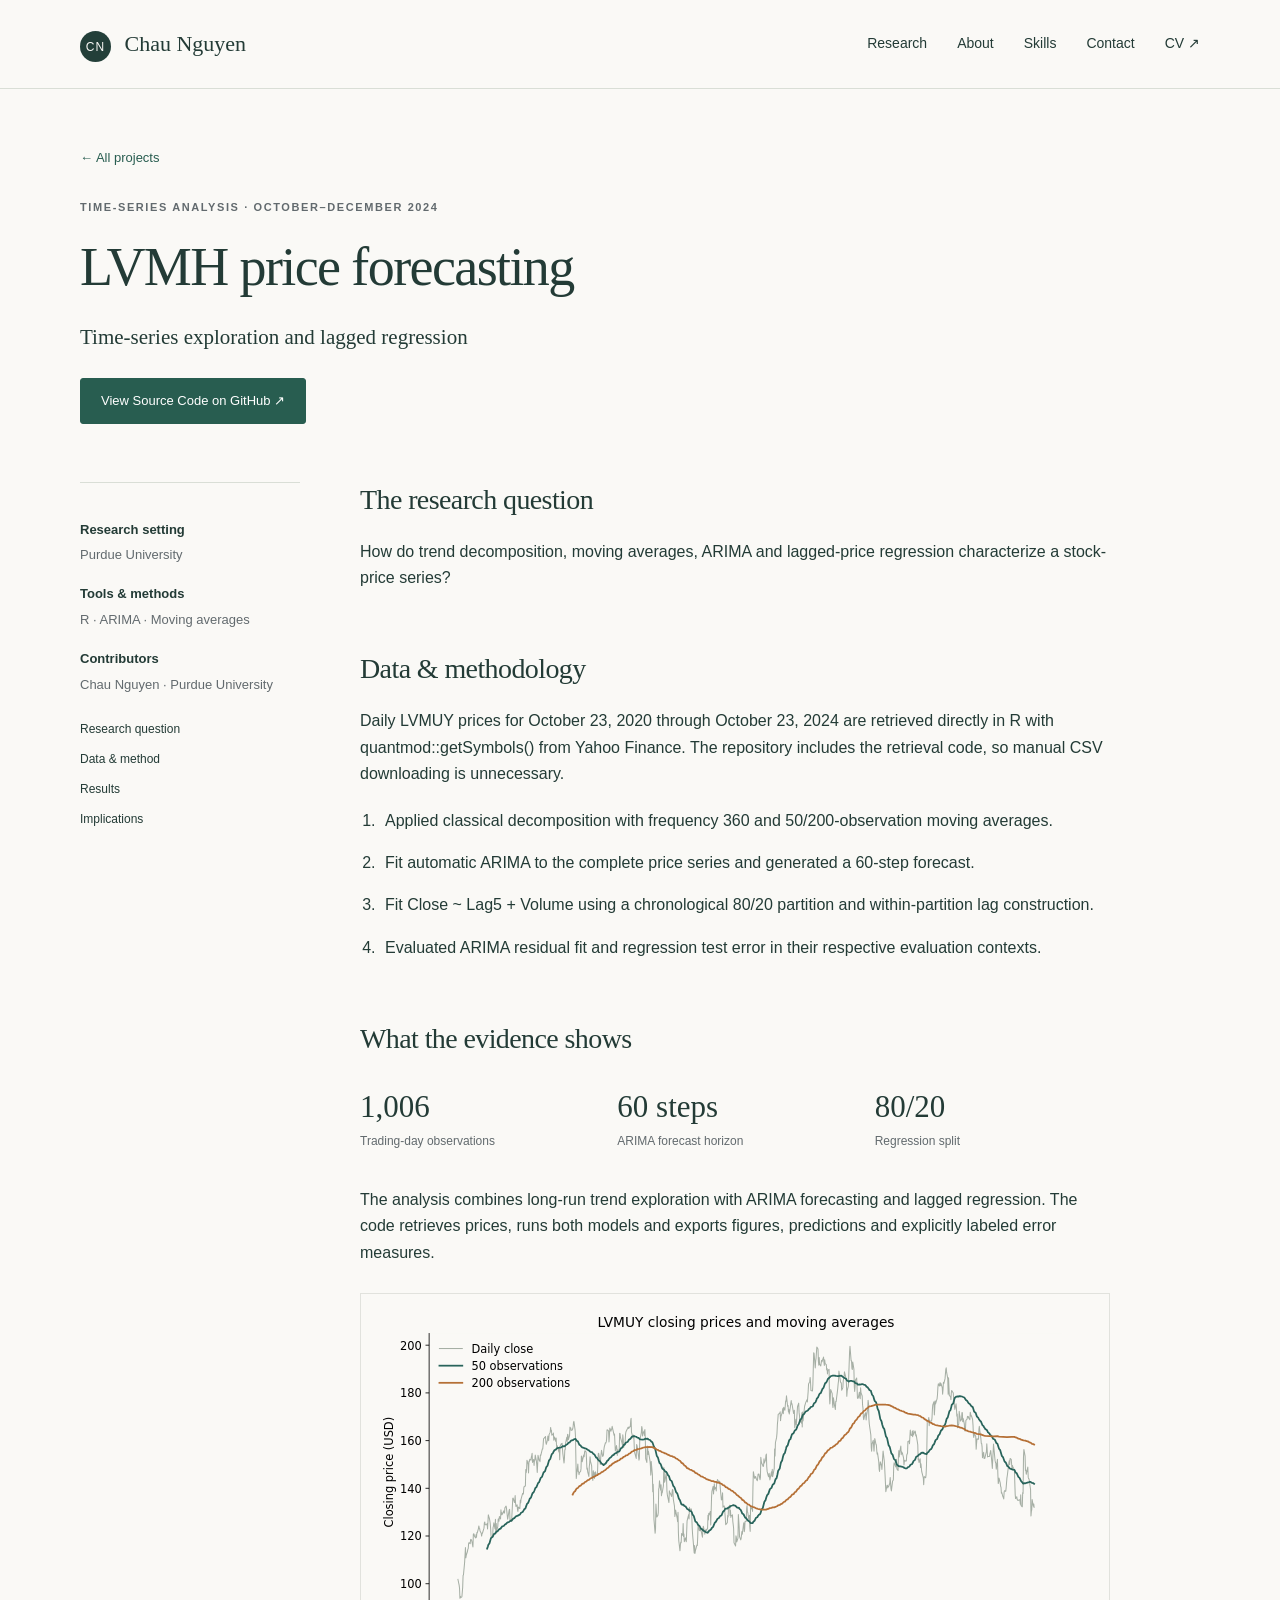
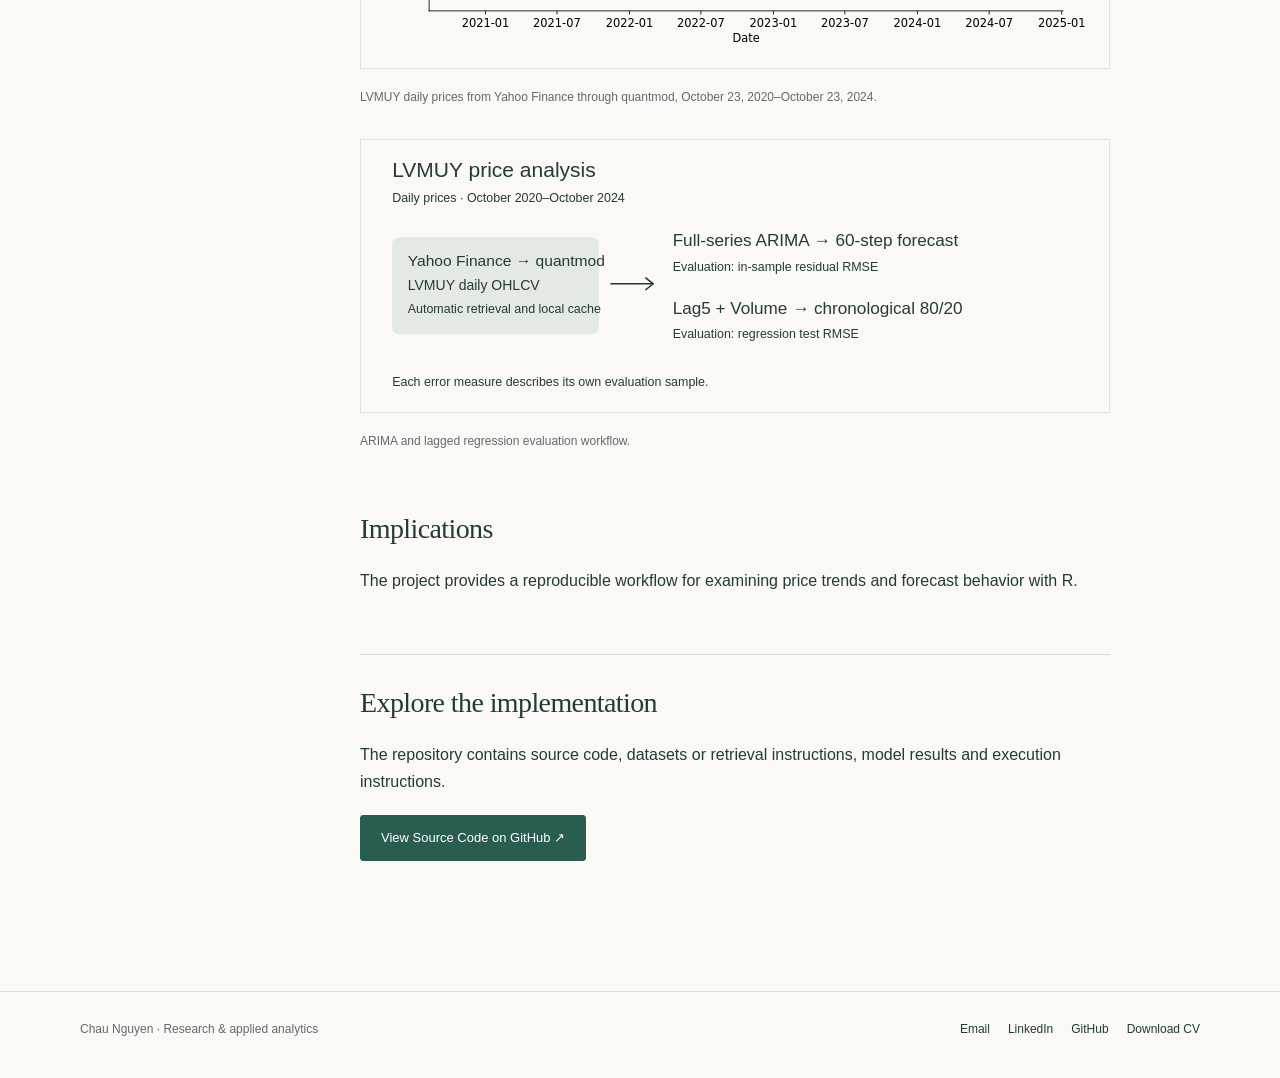
<file: lvmh.html>
<!doctype html>
<html lang="en"><head><meta charset="utf-8"><meta name="viewport" content="width=device-width, initial-scale=1">
<meta name="description" content="Exploring LVMUY prices with trend decomposition, moving averages, ARIMA and lagged-price regression.">
<meta name="theme-color" content="#233f39"><meta property="og:title" content="LVMH price forecasting | Chau Nguyen"><meta property="og:description" content="Research in machine learning, data quality and decision support."><meta property="og:type" content="website">
<title>LVMH price forecasting | Chau Nguyen</title><link rel="stylesheet" href="assets/style.css"><link rel="stylesheet" href="assets/case-studies.css"><link rel="icon" href="assets/favicon.svg" type="image/svg+xml"></head>
<body><a class="skip" href="#main">Skip to content</a><header><div class="shell"><a class="wordmark" href="index.html"><span class="monogram" aria-hidden="true">CN</span> Chau Nguyen</a><nav aria-label="Main navigation"><a href="index.html#projects">Research</a><a href="about.html">About</a><a href="about.html#skills">Skills</a><a href="index.html#contact">Contact</a><a href="documents/Chau_Nguyen_CV.pdf?v=ffeec3be">CV ↗</a></nav></div></header>
<main id="main" class="shell">
<div class="page-head"><a class="back" href="index.html#projects">← All projects</a><p class="eyebrow" style="margin-top:28px">Time-series analysis · October–December 2024</p><h1>LVMH price forecasting</h1><p class="deck">Time-series exploration and lagged regression</p><div class="links"><a class="button-primary" href="https://github.com/thesuncyrus/lvmh-stock-forecasting">View Source Code on GitHub ↗</a></div></div>
<div class="detail-grid"><aside><dl><dt>Research setting</dt><dd>Purdue University</dd><dt>Tools &amp; methods</dt><dd>R · ARIMA · Moving averages</dd><dt>Contributors</dt><dd>Chau Nguyen · Purdue University</dd></dl><nav class="case-nav" aria-label="Case study sections"><a href="#question">Research question</a><a href="#method">Data &amp; method</a><a href="#results">Results</a><a href="#implications">Implications</a></nav></aside><article>
<section id="question"><h2>The research question</h2><p>How do trend decomposition, moving averages, ARIMA and lagged-price regression characterize a stock-price series?</p></section>
<section id="method"><h2>Data &amp; methodology</h2><p>Daily LVMUY prices for October 23, 2020 through October 23, 2024 are retrieved directly in R with quantmod::getSymbols() from Yahoo Finance. The repository includes the retrieval code, so manual CSV downloading is unnecessary.</p><ol class="method-list"><li>Applied classical decomposition with frequency 360 and 50/200-observation moving averages.</li><li>Fit automatic ARIMA to the complete price series and generated a 60-step forecast.</li><li>Fit Close ~ Lag5 + Volume using a chronological 80/20 partition and within-partition lag construction.</li><li>Evaluated ARIMA residual fit and regression test error in their respective evaluation contexts.</li></ol></section>
<section id="results"><h2>What the evidence shows</h2><div class="statline"><div><strong>1,006</strong><span>Trading-day observations</span></div><div><strong>60 steps</strong><span>ARIMA forecast horizon</span></div><div><strong>80/20</strong><span>Regression split</span></div></div><p>The analysis combines long-run trend exploration with ARIMA forecasting and lagged regression. The code retrieves prices, runs both models and exports figures, predictions and explicitly labeled error measures.</p><figure><a href="assets/lvmh-prices.svg" aria-label="Open LVMH price forecasting figure at full size"><img src="assets/lvmh-prices.svg" alt="Daily LVMUY closing prices with 50- and 200-observation moving averages." loading="lazy"></a><figcaption>LVMUY daily prices from Yahoo Finance through quantmod, October 23, 2020–October 23, 2024.</figcaption></figure><figure><img src="assets/lvmh-workflow.svg" alt="ARIMA and lagged regression evaluation workflow." loading="lazy"><figcaption>ARIMA and lagged regression evaluation workflow.</figcaption></figure></section>
<section id="implications"><h2>Implications</h2><p>The project provides a reproducible workflow for examining price trends and forecast behavior with R.</p></section>
<section class="source-cta"><h2>Explore the implementation</h2><p>The repository contains source code, datasets or retrieval instructions, model results and execution instructions.</p><a class="button-primary" href="https://github.com/thesuncyrus/lvmh-stock-forecasting">View Source Code on GitHub ↗</a></section></article></div>
</main>
<footer><div class="shell"><span>Chau Nguyen · Research &amp; applied analytics</span><nav aria-label="Contact links"><a href="mailto:thesuncyrus@gmail.com">Email</a><a href="https://www.linkedin.com/in/chaunguyen2811">LinkedIn</a><a href="https://github.com/thesuncyrus">GitHub</a><a href="documents/Chau_Nguyen_CV.pdf?v=ffeec3be" download>Download CV</a></nav></div></footer></body></html>
</file>
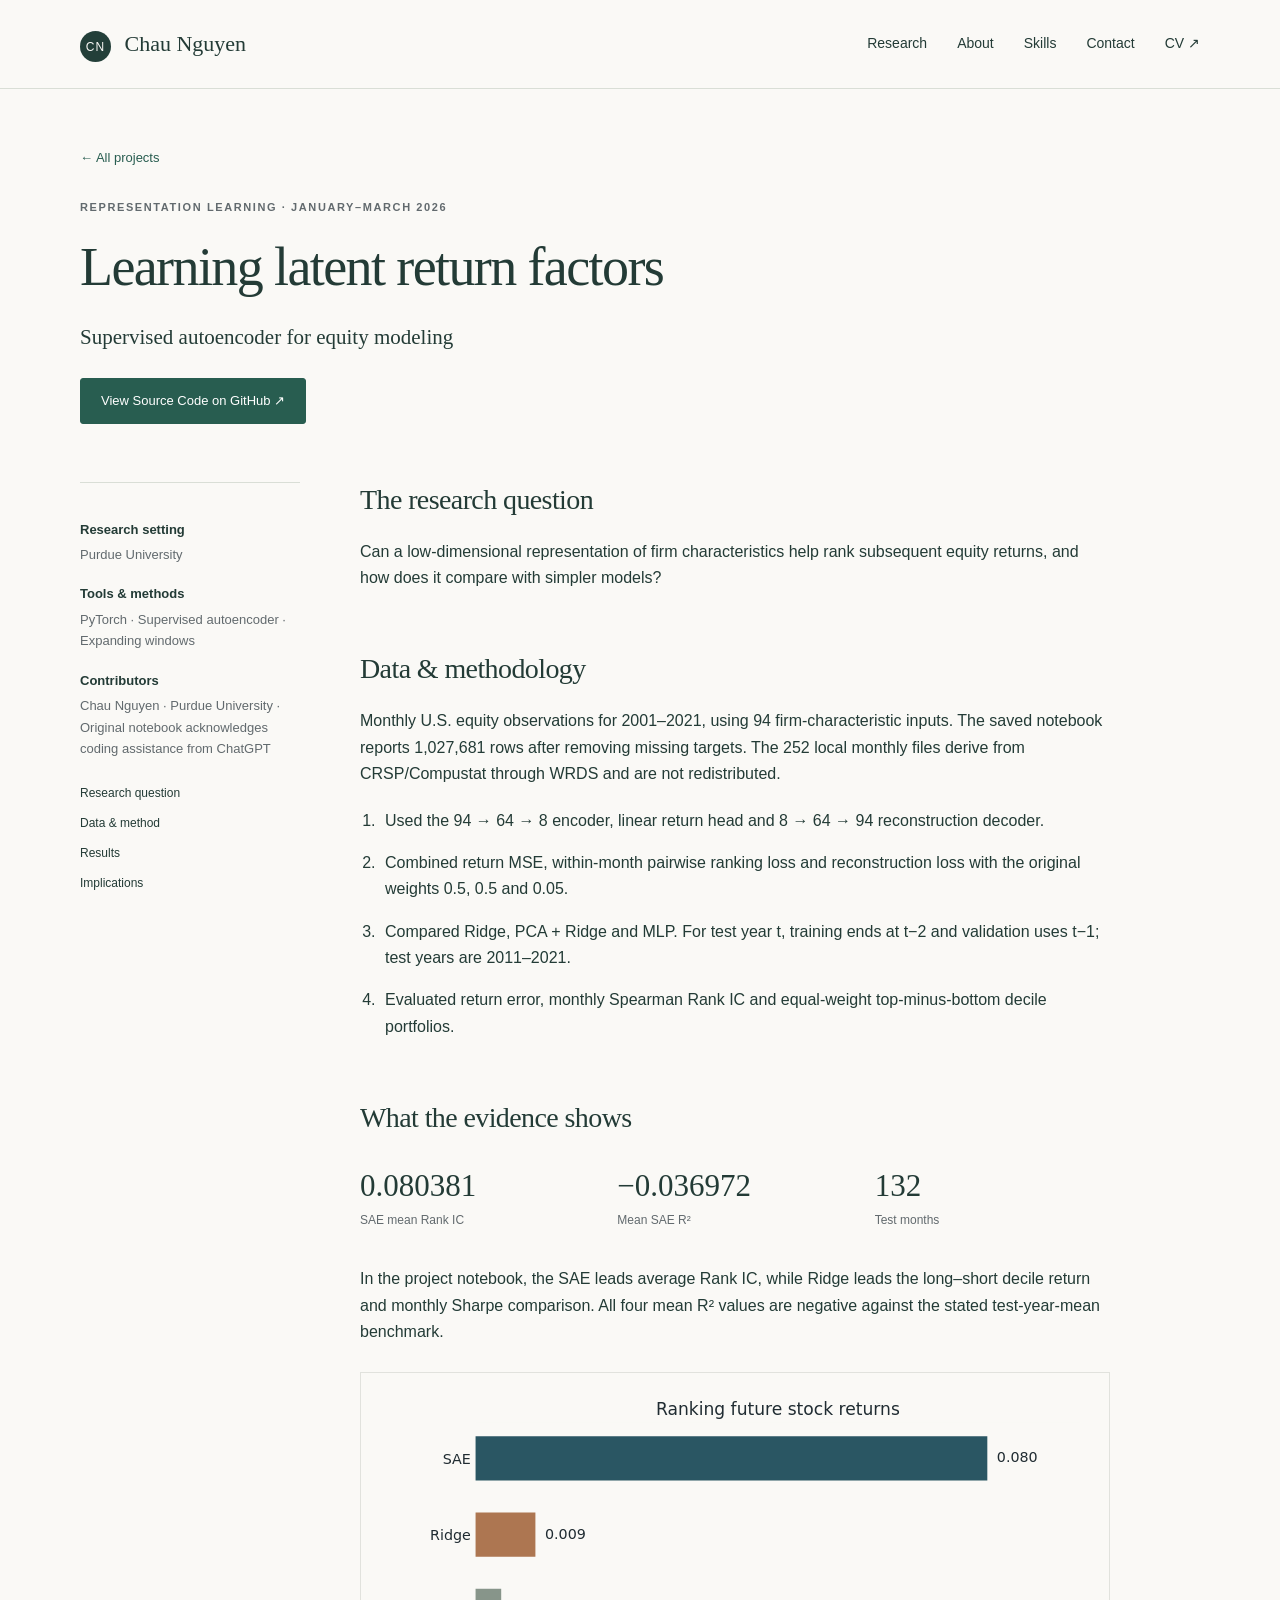
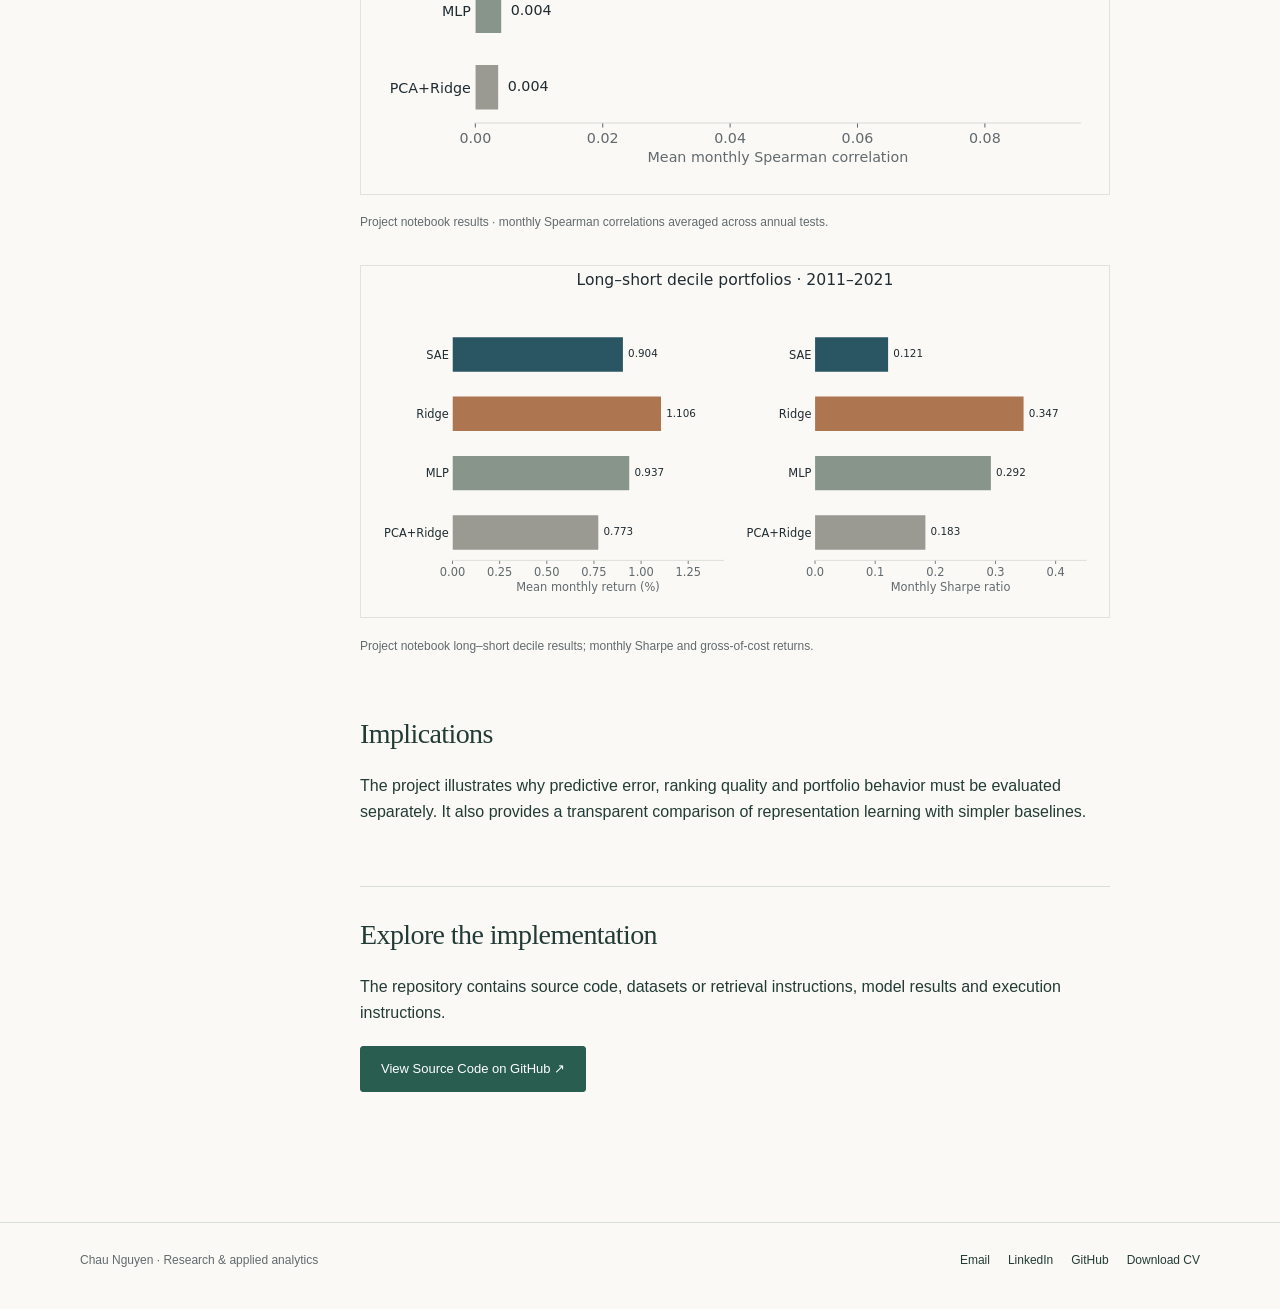
<file: neural-network.html>
<!doctype html>
<html lang="en"><head><meta charset="utf-8"><meta name="viewport" content="width=device-width, initial-scale=1">
<meta name="description" content="A supervised autoencoder tested against linear and neural baselines through expanding-window equity-return backtests.">
<meta name="theme-color" content="#233f39"><meta property="og:title" content="Learning latent return factors | Chau Nguyen"><meta property="og:description" content="Research in machine learning, data quality and decision support."><meta property="og:type" content="website">
<title>Learning latent return factors | Chau Nguyen</title><link rel="stylesheet" href="assets/style.css"><link rel="stylesheet" href="assets/case-studies.css"><link rel="icon" href="assets/favicon.svg" type="image/svg+xml"></head>
<body><a class="skip" href="#main">Skip to content</a><header><div class="shell"><a class="wordmark" href="index.html"><span class="monogram" aria-hidden="true">CN</span> Chau Nguyen</a><nav aria-label="Main navigation"><a href="index.html#projects">Research</a><a href="about.html">About</a><a href="about.html#skills">Skills</a><a href="index.html#contact">Contact</a><a href="documents/Chau_Nguyen_CV.pdf?v=ffeec3be">CV ↗</a></nav></div></header>
<main id="main" class="shell">
<div class="page-head"><a class="back" href="index.html#projects">← All projects</a><p class="eyebrow" style="margin-top:28px">Representation learning · January–March 2026</p><h1>Learning latent return factors</h1><p class="deck">Supervised autoencoder for equity modeling</p><div class="links"><a class="button-primary" href="https://github.com/thesuncyrus/neural-network-asset-pricing">View Source Code on GitHub ↗</a></div></div>
<div class="detail-grid"><aside><dl><dt>Research setting</dt><dd>Purdue University</dd><dt>Tools &amp; methods</dt><dd>PyTorch · Supervised autoencoder · Expanding windows</dd><dt>Contributors</dt><dd>Chau Nguyen · Purdue University · Original notebook acknowledges coding assistance from ChatGPT</dd></dl><nav class="case-nav" aria-label="Case study sections"><a href="#question">Research question</a><a href="#method">Data &amp; method</a><a href="#results">Results</a><a href="#implications">Implications</a></nav></aside><article>
<section id="question"><h2>The research question</h2><p>Can a low-dimensional representation of firm characteristics help rank subsequent equity returns, and how does it compare with simpler models?</p></section>
<section id="method"><h2>Data &amp; methodology</h2><p>Monthly U.S. equity observations for 2001–2021, using 94 firm-characteristic inputs. The saved notebook reports 1,027,681 rows after removing missing targets. The 252 local monthly files derive from CRSP/Compustat through WRDS and are not redistributed.</p><ol class="method-list"><li>Used the 94 → 64 → 8 encoder, linear return head and 8 → 64 → 94 reconstruction decoder.</li><li>Combined return MSE, within-month pairwise ranking loss and reconstruction loss with the original weights 0.5, 0.5 and 0.05.</li><li>Compared Ridge, PCA + Ridge and MLP. For test year t, training ends at t−2 and validation uses t−1; test years are 2011–2021.</li><li>Evaluated return error, monthly Spearman Rank IC and equal-weight top-minus-bottom decile portfolios.</li></ol></section>
<section id="results"><h2>What the evidence shows</h2><div class="statline"><div><strong>0.080381</strong><span>SAE mean Rank IC</span></div><div><strong>−0.036972</strong><span>Mean SAE R²</span></div><div><strong>132</strong><span>Test months</span></div></div><p>In the project notebook, the SAE leads average Rank IC, while Ridge leads the long–short decile return and monthly Sharpe comparison. All four mean R² values are negative against the stated test-year-mean benchmark.</p><figure><a href="assets/neural-network-ranking.svg" aria-label="Open Learning latent return factors figure at full size"><img src="assets/neural-network-ranking.svg" alt="mean monthly Rank IC: SAE .080381, Ridge .009429, MLP .004059, PCA plus Ridge .003583." loading="lazy"></a><figcaption>Project notebook results · monthly Spearman correlations averaged across annual tests.</figcaption></figure><figure><img src="assets/neural-network-deciles.svg" alt="Project notebook long–short decile results; monthly Sharpe and gross-of-cost returns." loading="lazy"><figcaption>Project notebook long–short decile results; monthly Sharpe and gross-of-cost returns.</figcaption></figure></section>
<section id="implications"><h2>Implications</h2><p>The project illustrates why predictive error, ranking quality and portfolio behavior must be evaluated separately. It also provides a transparent comparison of representation learning with simpler baselines.</p></section>
<section class="source-cta"><h2>Explore the implementation</h2><p>The repository contains source code, datasets or retrieval instructions, model results and execution instructions.</p><a class="button-primary" href="https://github.com/thesuncyrus/neural-network-asset-pricing">View Source Code on GitHub ↗</a></section></article></div>
</main>
<footer><div class="shell"><span>Chau Nguyen · Research &amp; applied analytics</span><nav aria-label="Contact links"><a href="mailto:thesuncyrus@gmail.com">Email</a><a href="https://www.linkedin.com/in/chaunguyen2811">LinkedIn</a><a href="https://github.com/thesuncyrus">GitHub</a><a href="documents/Chau_Nguyen_CV.pdf?v=ffeec3be" download>Download CV</a></nav></div></footer></body></html>
</file>
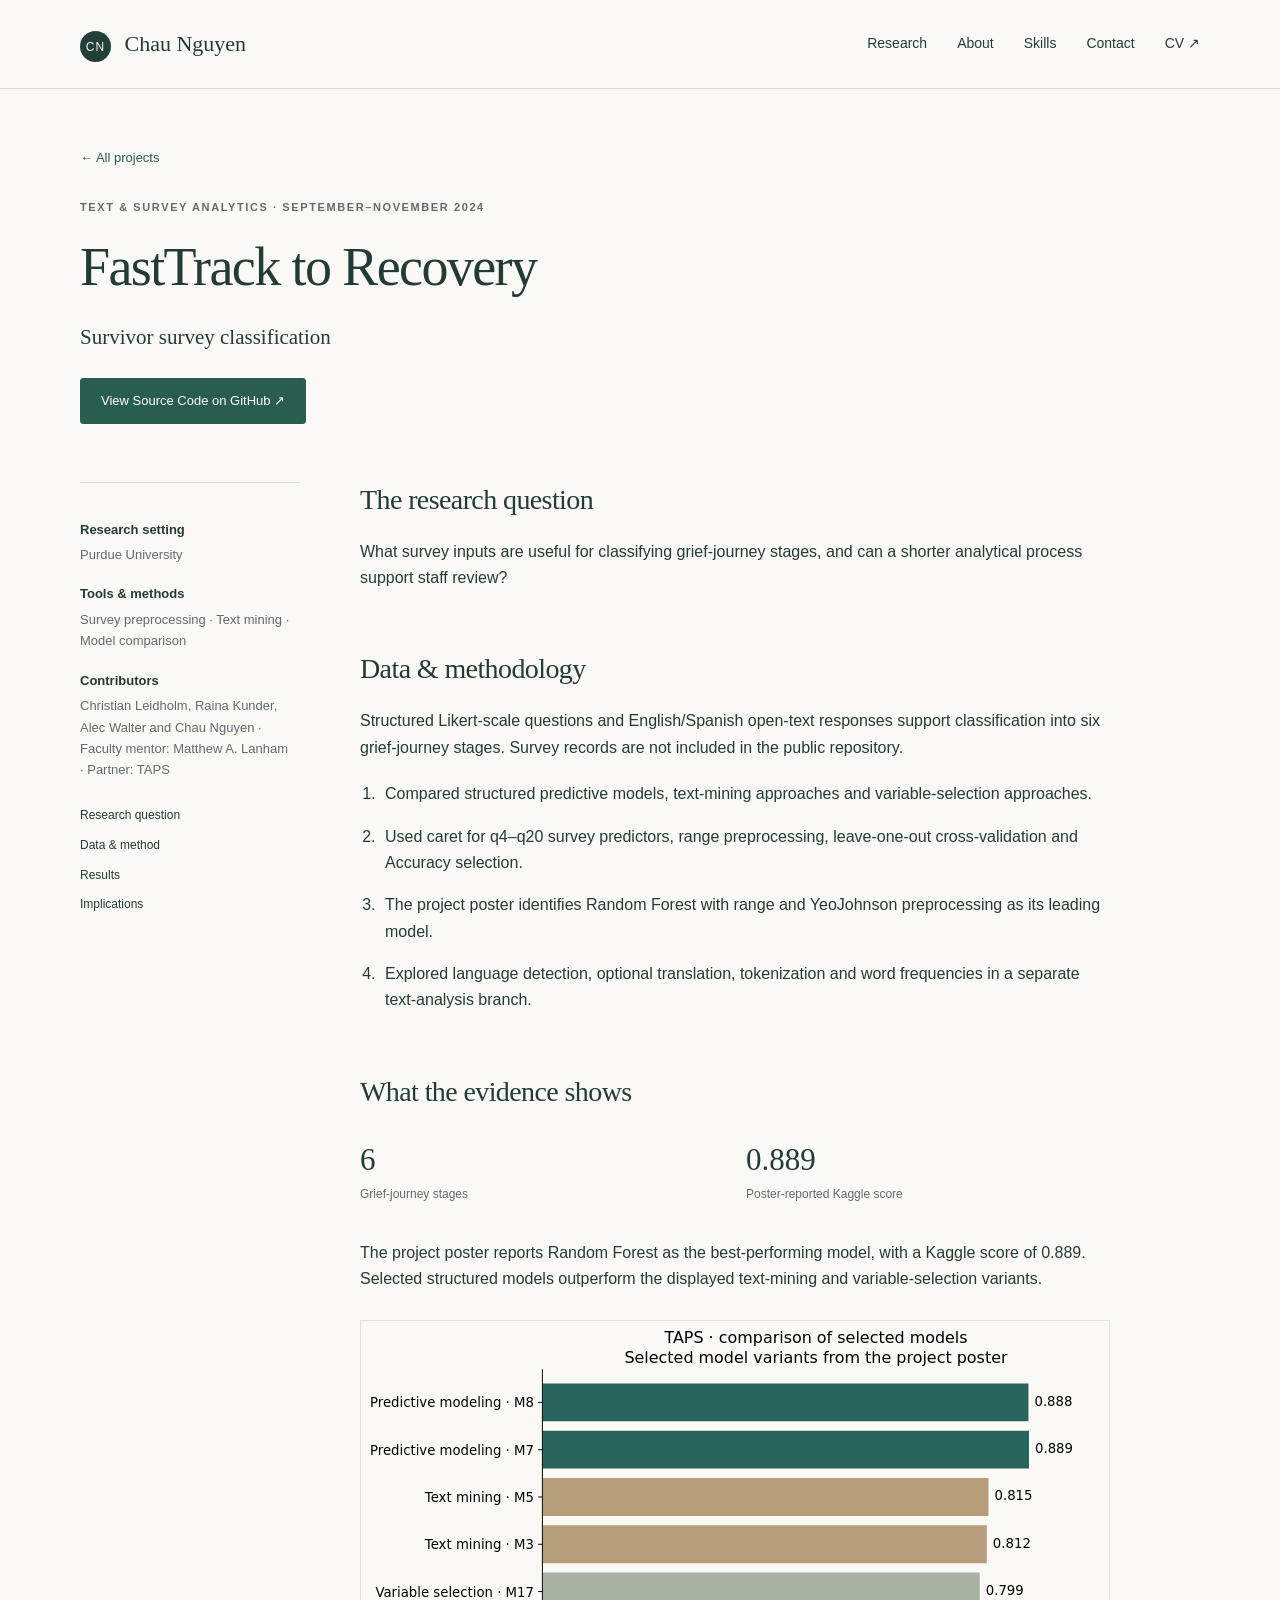
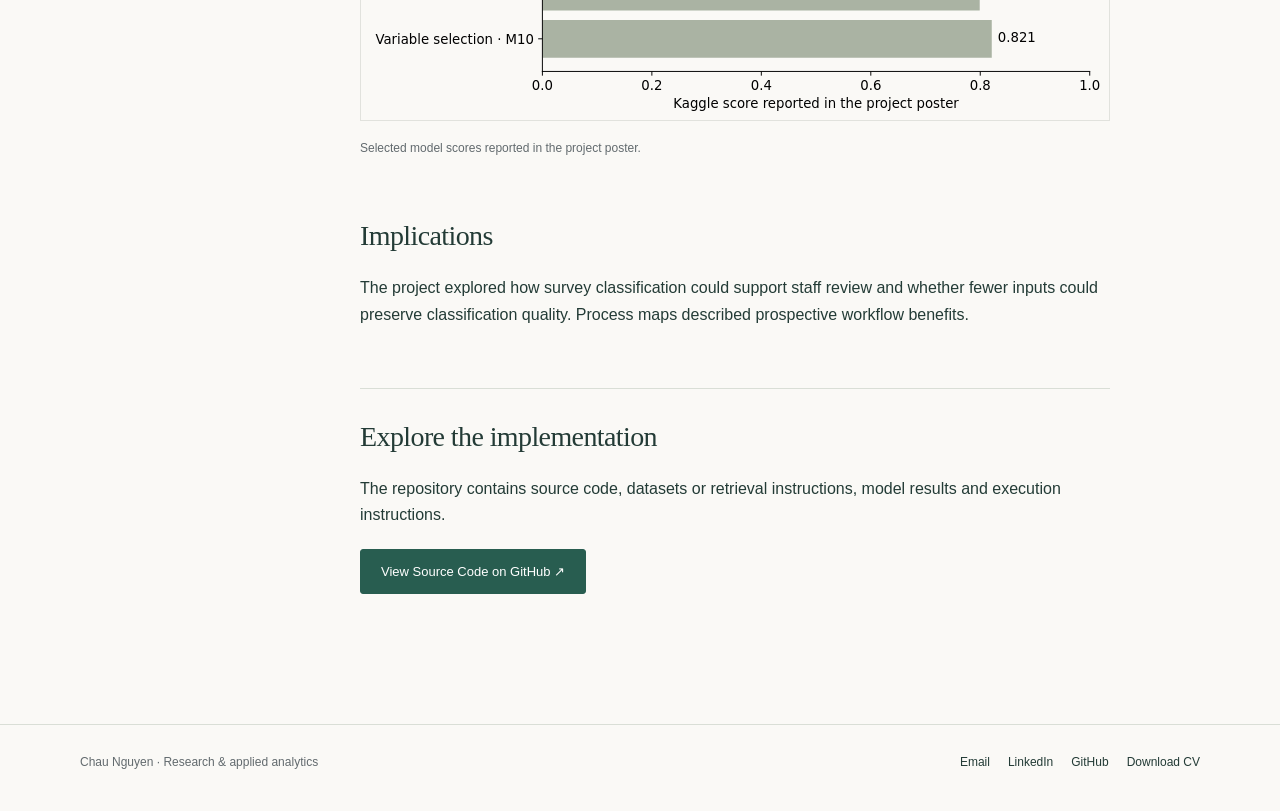
<file: taps.html>
<!doctype html>
<html lang="en"><head><meta charset="utf-8"><meta name="viewport" content="width=device-width, initial-scale=1">
<meta name="description" content="Comparing structured prediction, text exploration and variable selection to support classification across six grief-journey stages.">
<meta name="theme-color" content="#233f39"><meta property="og:title" content="FastTrack to Recovery | Chau Nguyen"><meta property="og:description" content="Research in machine learning, data quality and decision support."><meta property="og:type" content="website">
<title>FastTrack to Recovery | Chau Nguyen</title><link rel="stylesheet" href="assets/style.css"><link rel="stylesheet" href="assets/case-studies.css"><link rel="icon" href="assets/favicon.svg" type="image/svg+xml"></head>
<body><a class="skip" href="#main">Skip to content</a><header><div class="shell"><a class="wordmark" href="index.html"><span class="monogram" aria-hidden="true">CN</span> Chau Nguyen</a><nav aria-label="Main navigation"><a href="index.html#projects">Research</a><a href="about.html">About</a><a href="about.html#skills">Skills</a><a href="index.html#contact">Contact</a><a href="documents/Chau_Nguyen_CV.pdf?v=ffeec3be">CV ↗</a></nav></div></header>
<main id="main" class="shell">
<div class="page-head"><a class="back" href="index.html#projects">← All projects</a><p class="eyebrow" style="margin-top:28px">Text &amp; survey analytics · September–November 2024</p><h1>FastTrack to Recovery</h1><p class="deck">Survivor survey classification</p><div class="links"><a class="button-primary" href="https://github.com/thesuncyrus/taps-fasttrack-to-recovery">View Source Code on GitHub ↗</a></div></div>
<div class="detail-grid"><aside><dl><dt>Research setting</dt><dd>Purdue University</dd><dt>Tools &amp; methods</dt><dd>Survey preprocessing · Text mining · Model comparison</dd><dt>Contributors</dt><dd>Christian Leidholm, Raina Kunder, Alec Walter and Chau Nguyen · Faculty mentor: Matthew A. Lanham · Partner: TAPS</dd></dl><nav class="case-nav" aria-label="Case study sections"><a href="#question">Research question</a><a href="#method">Data &amp; method</a><a href="#results">Results</a><a href="#implications">Implications</a></nav></aside><article>
<section id="question"><h2>The research question</h2><p>What survey inputs are useful for classifying grief-journey stages, and can a shorter analytical process support staff review?</p></section>
<section id="method"><h2>Data &amp; methodology</h2><p>Structured Likert-scale questions and English/Spanish open-text responses support classification into six grief-journey stages. Survey records are not included in the public repository.</p><ol class="method-list"><li>Compared structured predictive models, text-mining approaches and variable-selection approaches.</li><li>Used caret for q4–q20 survey predictors, range preprocessing, leave-one-out cross-validation and Accuracy selection.</li><li>The project poster identifies Random Forest with range and YeoJohnson preprocessing as its leading model.</li><li>Explored language detection, optional translation, tokenization and word frequencies in a separate text-analysis branch.</li></ol></section>
<section id="results"><h2>What the evidence shows</h2><div class="statline"><div><strong>6</strong><span>Grief-journey stages</span></div><div><strong>0.889</strong><span>Poster-reported Kaggle score</span></div></div><p>The project poster reports Random Forest as the best-performing model, with a Kaggle score of 0.889. Selected structured models outperform the displayed text-mining and variable-selection variants.</p><figure><a href="assets/taps-comparison.svg" aria-label="Open FastTrack to Recovery figure at full size"><img src="assets/taps-comparison.svg" alt="Kaggle scores for six selected models from the project poster." loading="lazy"></a><figcaption>Selected model scores reported in the project poster.</figcaption></figure></section>
<section id="implications"><h2>Implications</h2><p>The project explored how survey classification could support staff review and whether fewer inputs could preserve classification quality. Process maps described prospective workflow benefits.</p></section>
<section class="source-cta"><h2>Explore the implementation</h2><p>The repository contains source code, datasets or retrieval instructions, model results and execution instructions.</p><a class="button-primary" href="https://github.com/thesuncyrus/taps-fasttrack-to-recovery">View Source Code on GitHub ↗</a></section></article></div>
</main>
<footer><div class="shell"><span>Chau Nguyen · Research &amp; applied analytics</span><nav aria-label="Contact links"><a href="mailto:thesuncyrus@gmail.com">Email</a><a href="https://www.linkedin.com/in/chaunguyen2811">LinkedIn</a><a href="https://github.com/thesuncyrus">GitHub</a><a href="documents/Chau_Nguyen_CV.pdf?v=ffeec3be" download>Download CV</a></nav></div></footer></body></html>
</file>
<file: assets/style.css>
:root{--paper:#faf9f6;--ink:#202c32;--muted:#626a6e;--line:#d8d9d4;--link:#2a5663;--soft:#eeeee7}*{box-sizing:border-box}html{scroll-behavior:smooth}body{margin:0;background:var(--paper);color:var(--ink);font-family:Arial,Helvetica,sans-serif;font-size:16px;line-height:1.65}a{color:var(--link);text-underline-offset:4px;text-decoration-thickness:1px}a:hover{color:#8b5435}a:focus-visible,button:focus-visible{outline:2px solid #a56239;outline-offset:5px}.shell{width:min(1120px,calc(100% - 64px));margin:auto}header{border-bottom:1px solid var(--line)}header .shell{display:flex;justify-content:space-between;align-items:center;min-height:88px;gap:24px}.wordmark{font-family:Georgia,serif;font-size:22px;color:var(--ink);text-decoration:none}nav{display:flex;gap:30px;font-size:14px}nav a{text-decoration:none;color:var(--ink)}nav a[aria-current=page]{text-decoration:underline}.eyebrow,.section-label{text-transform:uppercase;font-size:11px;letter-spacing:1.6px;color:var(--muted);font-weight:600}h1,h2,h3{font-family:Georgia,'Times New Roman',serif;font-weight:400;line-height:1.13}h1{font-size:54px;letter-spacing:-1.6px;margin:16px 0 24px}h2{font-size:34px;letter-spacing:-.6px;margin:0 0 22px}h3{font-size:26px;letter-spacing:-.3px;margin:0 0 14px}p{margin:0 0 20px}.intro{padding:80px 0 62px;display:grid;grid-template-columns:1fr 1fr;gap:84px;align-items:start}.intro h1{font-size:76px;letter-spacing:-2.5px;margin-bottom:22px}.intro .lead{font-family:Georgia,serif;font-size:27px;line-height:1.4}.intro .bio{padding-top:45px;font-size:17px}.quiet{color:var(--muted);font-size:14px}.small{font-size:13px;color:var(--muted)}.links{display:flex;flex-wrap:wrap;gap:12px 24px;font-size:14px;margin-top:25px}.section-heading{display:flex;align-items:baseline;justify-content:space-between;gap:20px;border-bottom:1px solid var(--line);padding-bottom:15px;margin-top:20px}.section-heading h2{margin:0}.project{display:grid;grid-template-columns:42px 1fr 340px;gap:30px;padding:36px 0;border-bottom:1px solid var(--line);align-items:center}.number{font-size:12px;color:var(--muted);align-self:start;padding-top:5px}.project h3 a{text-decoration:none;color:var(--ink)}.project .meta{font-size:12px;color:var(--muted);margin-bottom:10px}.project p{max-width:500px;margin-bottom:13px}.project img{width:100%;height:190px;object-fit:contain;background:#f1f0eb}.textlink{font-size:14px}.further{display:grid;grid-template-columns:1fr 1fr;gap:70px;padding:55px 0}.further h3{font-size:25px}.page-head{padding:55px 0 38px;max-width:850px}.page-head .deck{font-size:21px;font-family:Georgia,serif;line-height:1.5;max-width:740px}.back{font-size:13px;text-decoration:none}.detail-grid{display:grid;grid-template-columns:230px minmax(0,1fr);gap:64px;margin-bottom:70px}.detail-grid aside{font-size:13px;border-top:1px solid var(--line);padding-top:20px}.detail-grid aside dt{font-weight:600;margin-top:16px}.detail-grid aside dd{margin:4px 0 18px;color:var(--muted)}.detail-grid article{max-width:750px}.detail-grid article section{margin-bottom:40px;scroll-margin-top:25px}article h2{font-size:29px}article h3{font-size:23px;margin-top:30px}figure{margin:28px 0}figure img{width:100%;height:auto;border:1px solid #e1e2dd}figcaption{color:var(--muted);font-size:12px;margin-top:10px;line-height:1.6}.files{list-style:none;padding:0;margin:20px 0}.files li{display:flex;justify-content:space-between;gap:25px;padding:14px 0;border-bottom:1px solid var(--line)}.files span{font-size:12px;color:var(--muted);white-space:nowrap}.note{border-top:1px solid var(--line);padding-top:17px;font-size:14px;color:var(--muted)}table{border-collapse:collapse;width:100%;font-size:14px;margin:20px 0}th,td{text-align:left;padding:12px 10px;border-bottom:1px solid var(--line)}th{font-size:12px;font-weight:600;color:var(--muted)}.table-wrap{overflow-x:auto}.two{display:grid;grid-template-columns:1fr 1fr;gap:26px}.two h3{margin-top:0}.statline{display:flex;gap:35px;margin:25px 0 35px;flex-wrap:wrap}.statline strong{font-family:Georgia,serif;font-weight:400;font-size:35px;display:block}.statline span{font-size:12px;color:var(--muted)}details{margin:25px 0;border-top:1px solid var(--line);border-bottom:1px solid var(--line);padding:15px 0}summary{cursor:pointer;font-size:14px}details p,details ul{font-size:14px;margin-top:18px}.material-section{margin:0 0 45px;max-width:900px}.material-section h2{font-size:28px}.code-layout{display:grid;grid-template-columns:200px minmax(0,1fr);gap:28px;padding:32px 0 60px}.code-nav a{display:block;font:13px/1.6 monospace;padding:8px 0;overflow-wrap:anywhere}.code-nav a.active{font-weight:bold;color:var(--ink)}.code-toolbar{display:flex;justify-content:space-between;gap:16px;align-items:center;margin-bottom:15px}.code-toolbar h2{font:18px monospace;margin:0}.code-toolbar a,.code-toolbar button{font:13px Arial;color:var(--link)}button{background:none;border:1px solid var(--line);padding:6px 12px;cursor:pointer}pre{background:#f1f1eb;padding:24px;overflow:auto;font:12px/1.8 'Courier New',monospace;border:1px solid var(--line);margin:0;tab-size:2}.code-line{display:block;min-height:21px}.ln{display:inline-block;width:34px;color:#888d8b;user-select:none;text-decoration:none}.comment{color:#56766c}footer{border-top:1px solid var(--line);margin-top:20px;padding:28px 0 38px;color:var(--muted);font-size:12px}footer .shell{display:flex;justify-content:space-between;gap:25px}.skip{position:absolute;left:10px;top:-50px}.skip:focus{top:10px;background:white}.cv-list{padding-left:20px}.cv-list li{margin:15px 0}@media(max-width:800px){.shell{width:calc(100% - 36px)}header .shell{min-height:76px;gap:15px}nav{gap:16px;font-size:12px}.wordmark{font-size:20px}.intro{grid-template-columns:1fr;gap:0;padding:44px 0}.intro h1{font-size:55px}.intro .bio{padding-top:15px}.intro .lead{font-size:25px}.project{grid-template-columns:24px 1fr;gap:14px}.project img{grid-column:2;max-width:450px;height:auto}.further{grid-template-columns:1fr;gap:24px}.detail-grid{grid-template-columns:1fr;gap:25px}.detail-grid aside{display:grid;grid-template-columns:1fr 1fr;gap:20px}.detail-grid aside dl{margin:0}.page-head{padding-top:35px}h1{font-size:41px}.page-head .deck{font-size:20px}.code-layout{grid-template-columns:1fr}.code-nav{display:flex;flex-wrap:wrap;gap:12px}.code-nav a{padding:2px}pre{padding:14px;font-size:11px}.two{grid-template-columns:1fr}.section-heading{align-items:start}.section-heading h2{font-size:29px}.files li{gap:12px}.files span{white-space:normal;text-align:right}footer .shell{flex-direction:column;gap:8px}}
@media(prefers-reduced-motion:reduce){html{scroll-behavior:auto}}@media print{nav,footer,.code-nav{display:none}.shell{width:100%}.detail-grid{display:block}body{background:white;font-size:11pt}h1{font-size:28pt}}

:root{--ink:#233b36;--link:#285d50;--paper:#faf9f6;--line:#d9ded6}.monogram{display:inline-grid;place-items:center;width:31px;height:31px;margin-right:8px;background:#233f39;color:#faf9f6;font:12px Arial;letter-spacing:1px;border-radius:50%}.accent{color:#b27b47}.intro{padding-top:88px;padding-bottom:70px}.intro h1{font-size:78px}.intro .lead{font-size:32px;line-height:1.36}.intro .bio{border-left:1px solid var(--line);padding-left:42px}.button-primary,.button-secondary{display:inline-block;text-decoration:none;padding:12px 20px;font-size:13px;line-height:1.5;border:1px solid #285d50;border-radius:3px}.button-primary{color:#fff;background:#285d50}.button-primary:hover{color:#fff;background:#1c4239}.button-secondary{color:#285d50;background:transparent}.research-strip{display:flex;flex-wrap:wrap;align-items:center;gap:18px 28px;border-top:1px solid var(--line);border-bottom:1px solid var(--line);padding:20px 0;margin-bottom:65px;font-size:13px}.research-strip span{font-size:10px;text-transform:uppercase;letter-spacing:1.3px;color:var(--muted)}.research-strip p{margin:0}.section-intro{font-size:14px;color:var(--muted);margin-top:16px;max-width:660px}.project{padding:38px 0}.project-actions{display:flex;gap:18px;flex-wrap:wrap}.project-tags{font-size:12px;color:var(--muted)}.project-figure{text-decoration:none;display:block}.project-figure span{display:block;font-size:11px;color:var(--muted);padding:9px 0 0}.project img{height:205px;border:1px solid #e6e7df;background:#faf9f6}.further{padding:70px 0}.contact-email{font-family:Georgia,serif;font-size:22px;overflow-wrap:anywhere}.case-nav{display:flex;flex-direction:column;gap:10px;margin-top:25px;font-size:12px}.case-nav a{text-decoration:none}.method-list{padding-left:20px}.method-list li{padding-left:5px;margin:16px 0}.evidence-status{align-self:center;color:#536b5b;font-size:12px}.source-cta{border-top:1px solid var(--line);padding-top:30px}.statline{gap:22px}.statline strong{font-size:31px}.statline>div{flex:1;min-width:145px}.statline span{display:block;max-width:170px}.detail-grid{grid-template-columns:220px minmax(0,1fr);gap:60px}.page-head{max-width:100%;padding-bottom:50px}.page-head h1{max-width:850px}.skip:focus{z-index:10;padding:8px}#projects,#contact{scroll-margin-top:25px}.case-nav a:hover,.project h3 a:hover{text-decoration:underline}footer nav{flex-wrap:wrap}
@media(max-width:800px){.intro .bio{padding-left:0;border-left:0}.intro{padding:40px 0}.intro h1{font-size:56px}.intro .lead{font-size:29px}.research-strip{gap:12px 22px;margin-bottom:40px}.research-strip span{width:100%}.detail-grid{grid-template-columns:1fr;gap:25px}.project-figure{grid-column:2}.project img{height:auto}.detail-grid aside{display:block}.case-nav{flex-direction:row;flex-wrap:wrap;gap:14px}.statline strong{font-size:27px}header .shell{flex-wrap:wrap;padding:16px 0;gap:12px}header nav{width:100%;justify-content:space-between;gap:10px}header .wordmark{font-size:21px}.section-heading h2{font-size:29px}.intro .links{gap:10px}.button-primary,.button-secondary{padding:11px 14px}.further{padding:42px 0}.page-head h1{font-size:39px}.contact-email{font-size:20px}}
</file>
<file: assets/case-studies.css>
.page-head>.eyebrow{margin-top:28px}.project-tags{font-size:12px!important;color:var(--muted)}.project img{height:205px}.figure-links{display:block;margin-top:8px;font-size:12px}.detail-grid aside{align-self:start}.contents{display:flex;flex-direction:column;gap:8px;padding-top:26px;margin-top:24px;border-top:1px solid var(--line);font-size:12px}.contents a{line-height:1.5}.contents .eyebrow{margin-bottom:6px}.detail-grid article section{margin-bottom:60px}.detail-grid article h2{font-size:28px;line-height:1.25}.detail-grid article figure{margin:27px 0 32px}.figure-pair{display:grid;grid-template-columns:1fr 1fr;gap:18px}.figure-pair figure{min-width:0}.figure-pair figcaption{font-size:11px}.table-wrap caption{text-align:left;font-size:12px;color:var(--muted);padding-bottom:10px}.table-wrap th,.table-wrap td{vertical-align:top}.case-list{padding-left:20px}.case-list li{padding-bottom:8px}.formula{padding:16px 18px;border-left:2px solid var(--link);background:var(--soft);font-size:14px}.code-content{min-width:0}.material-section{margin-bottom:60px}.code-nav{align-self:start}.page-head .links{padding-bottom:8px}.code-line{white-space:pre}.code-toolbar{flex-wrap:wrap}.code-toolbar h2{overflow-wrap:anywhere}.detail-grid>article{min-width:0}figure img{background:#faf9f6}section[id]{scroll-margin-top:20px}table{line-height:1.55}.project .meta{letter-spacing:.3px}@media(min-width:1000px){.detail-grid aside{position:sticky;top:25px;max-height:calc(100vh - 50px);overflow:auto;padding-right:8px}.code-nav{position:sticky;top:25px;max-height:calc(100vh - 50px);overflow:auto}}@media(max-width:800px){.detail-grid aside{display:block}.detail-grid aside dl{display:grid;grid-template-columns:115px 1fr;column-gap:20px}.detail-grid aside dt,.detail-grid aside dd{margin:6px 0}.contents{display:grid;grid-template-columns:1fr 1fr;gap:10px 18px}.contents .eyebrow{grid-column:1/-1}.figure-pair{grid-template-columns:1fr}.detail-grid article section{margin-bottom:42px}.detail-grid article h2{font-size:26px}.project img{height:auto}.intro .lead{font-size:27px}.page-head .links{gap:10px 18px}.page-head h1{overflow-wrap:break-word}.table-wrap table{min-width:520px}.code-toolbar h2{font-size:16px}.wordmark{flex-shrink:0}nav{gap:12px}}@media(max-width:420px){header .shell{align-items:flex-start;flex-direction:column;gap:12px;padding-top:18px;padding-bottom:18px}header nav{width:100%;justify-content:space-between}.section-heading{flex-direction:column;gap:6px}.contents{grid-template-columns:1fr}.intro h1{font-size:51px}}@media print{.contents{display:none}.detail-grid aside{position:static;max-height:none}figure{break-inside:avoid}}

.project-actions{display:flex;flex-wrap:wrap;gap:12px 24px;margin-top:18px}.repository-link{display:inline-block;border:1px solid var(--link);padding:10px 18px;text-decoration:none}.repository-link:hover{background:var(--soft)}.repository-note{border-top:1px solid var(--line);padding-top:25px;font-size:14px}.skills-grid{display:grid;grid-template-columns:1fr 1fr;gap:24px 32px;margin:30px 0}.skills-grid h3{font:600 15px Arial,sans-serif;margin:0 0 14px}.skill-list{list-style:none;display:flex;flex-wrap:wrap;gap:8px;padding:0;margin:0}.skill-list li{font-size:13px;border:1px solid var(--line);padding:5px 10px;background:#f3f2ed}.detail-grid aside a{overflow-wrap:anywhere}footer nav{font-size:12px;flex-wrap:wrap;gap:18px}@media(max-width:800px){.project>a:last-child{grid-column:2}.skills-grid{gap:25px}}@media(max-width:500px){.skills-grid{grid-template-columns:1fr}header nav{flex-wrap:wrap;gap:12px 22px}}

.external-icon{width:13px;height:13px;display:inline-block;vertical-align:-1px;margin-left:3px;fill:none;stroke:currentColor;stroke-width:1.4;stroke-linecap:round;stroke-linejoin:round}
</file>
